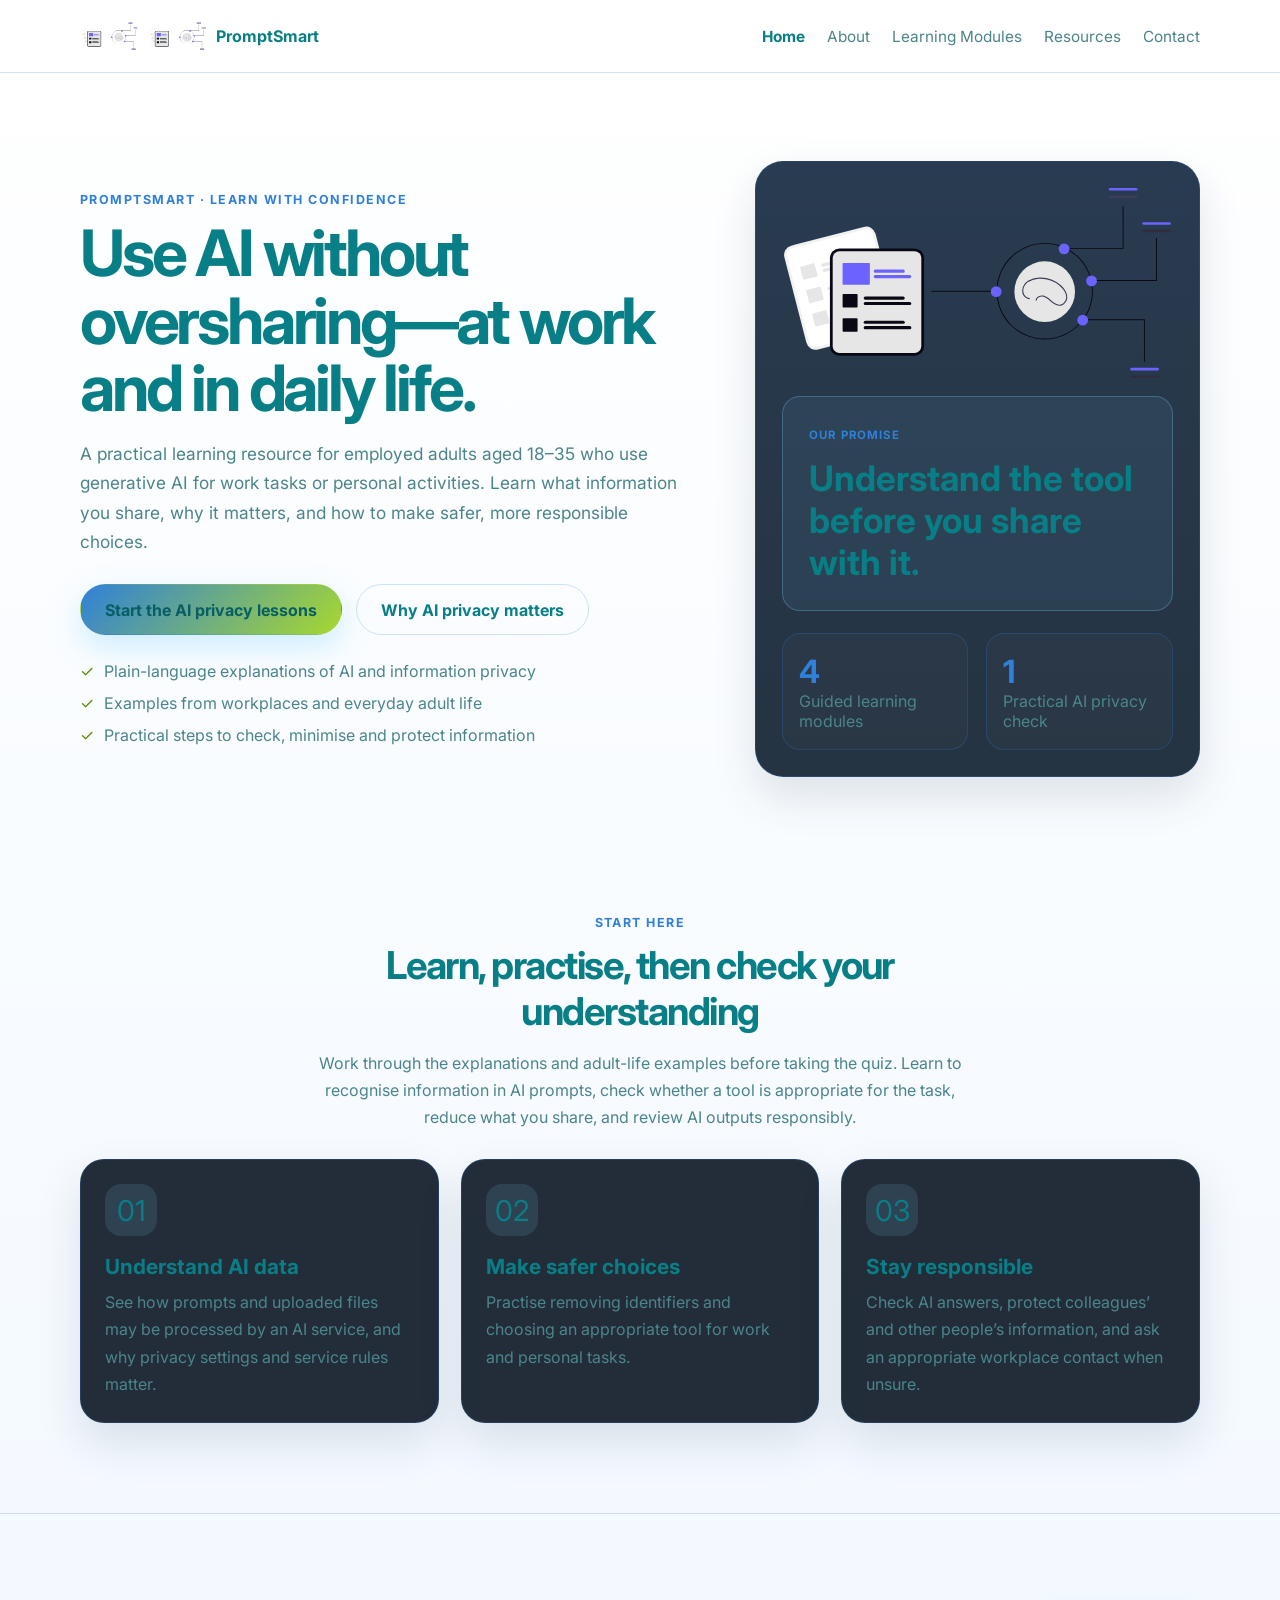
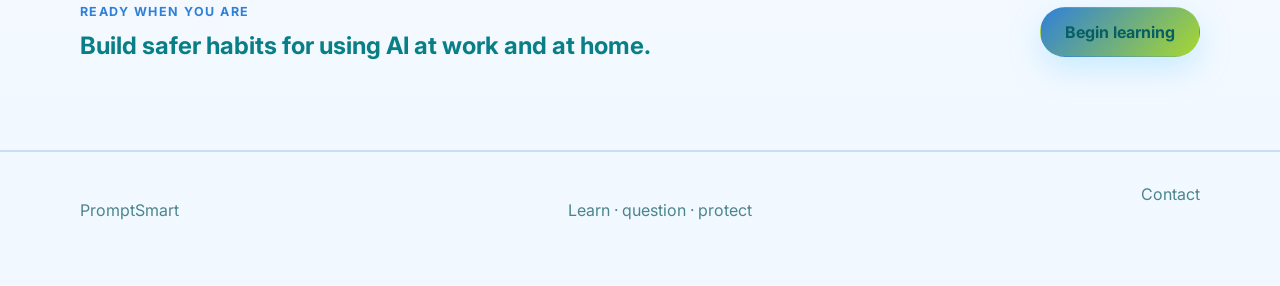
<file: Educational Artefact/index.html>
<!DOCTYPE html>
<html lang="en">
  <head>
    <meta charset="UTF-8" />
    <meta name="viewport" content="width=device-width, initial-scale=1.0" />
    <title>PromptSmart | AI Privacy at Work and in Daily Life</title>
    <meta name="description" content="Learn how adults can protect personal information while using generative AI at work and in daily life." />
    <meta name="referrer" content="strict-origin-when-cross-origin" />
    <link rel="preconnect" href="https://fonts.googleapis.com" />
    <link rel="preconnect" href="https://fonts.gstatic.com" crossorigin />
    <link href="https://fonts.googleapis.com/css2?family=Inter:wght@400;500;600;700;800&display=swap" rel="stylesheet" />
    <link rel="stylesheet" href="styles.css" />
  </head>
  <body>
    <a class="skip-link" href="#main-content">Skip to content</a>
    <header class="topbar"><div class="container nav"><a class="brand" href="index.html" aria-label="PromptSmart home"><img class="brand-logo-image" src="assets/Document%20analysis%20logo.svg" alt="A person using a laptop with an AI assistant" /><span>PromptSmart</span></a><nav class="nav-links" aria-label="Main navigation"><a class="active" href="index.html">Home</a><a href="about.html">About</a><a href="modules.html">Learning Modules</a><a href="resources.html">Resources</a><a href="contact.html">Contact</a></nav></div></header>
    <main id="main-content">
      <section class="hero"><div class="container hero-grid"><div class="hero-copy"><p class="eyebrow">PromptSmart · Learn with confidence</p><h1>Use AI without oversharing—at work and in daily life.</h1><p class="subtitle">A practical learning resource for employed adults aged 18–35 who use generative AI for work tasks or personal activities. Learn what information you share, why it matters, and how to make safer, more responsible choices.</p><div class="hero-actions"><a class="button primary" href="modules.html">Start the AI privacy lessons</a><a class="button secondary" href="about.html">Why AI privacy matters</a></div><ul class="hero-points"><li>Plain-language explanations of AI and information privacy</li><li>Examples from workplaces and everyday adult life</li><li>Practical steps to check, minimise and protect information</li></ul></div><div class="hero-panel" aria-label="PromptSmart overview"><img class="hero-illustration" src="assets/Document%20analysis%20logo.svg" alt="A person entering information into a laptop while an AI assistant analyses a document" /><div class="mini-card"><span class="label">Our promise</span><h2>Understand the tool before you share with it.</h2></div><div class="stats"><div><strong>4</strong><span>Guided learning modules</span></div><div><strong>1</strong><span>Practical AI privacy check</span></div></div></div></div></section>
      <section class="section"><div class="container"><div class="section-heading narrow"><p class="eyebrow">Start here</p><h2>Learn, practise, then check your understanding</h2><p class="section-intro">Work through the explanations and adult-life examples before taking the quiz. Learn to recognise information in AI prompts, check whether a tool is appropriate for the task, reduce what you share, and review AI outputs responsibly.</p></div><div class="card-grid"><article class="info-card"><span class="icon">01</span><h3>Understand AI data</h3><p>See how prompts and uploaded files may be processed by an AI service, and why privacy settings and service rules matter.</p></article><article class="info-card"><span class="icon">02</span><h3>Make safer choices</h3><p>Practise removing identifiers and choosing an appropriate tool for work and personal tasks.</p></article><article class="info-card"><span class="icon">03</span><h3>Stay responsible</h3><p>Check AI answers, protect colleagues’ and other people’s information, and ask an appropriate workplace contact when unsure.</p></article></div></div></section>
      <section class="section alt-section"><div class="container cta-banner"><div><p class="eyebrow">Ready when you are</p><h2>Build safer habits for using AI at work and at home.</h2></div><a class="button primary" href="modules.html">Begin learning</a></div></section>
    </main>
    <footer class="footer"><div class="container footer-inner"><p>PromptSmart</p><p>Learn · question · protect</p><a href="contact.html">Contact</a></div></footer>
  </body>
</html>
</file>
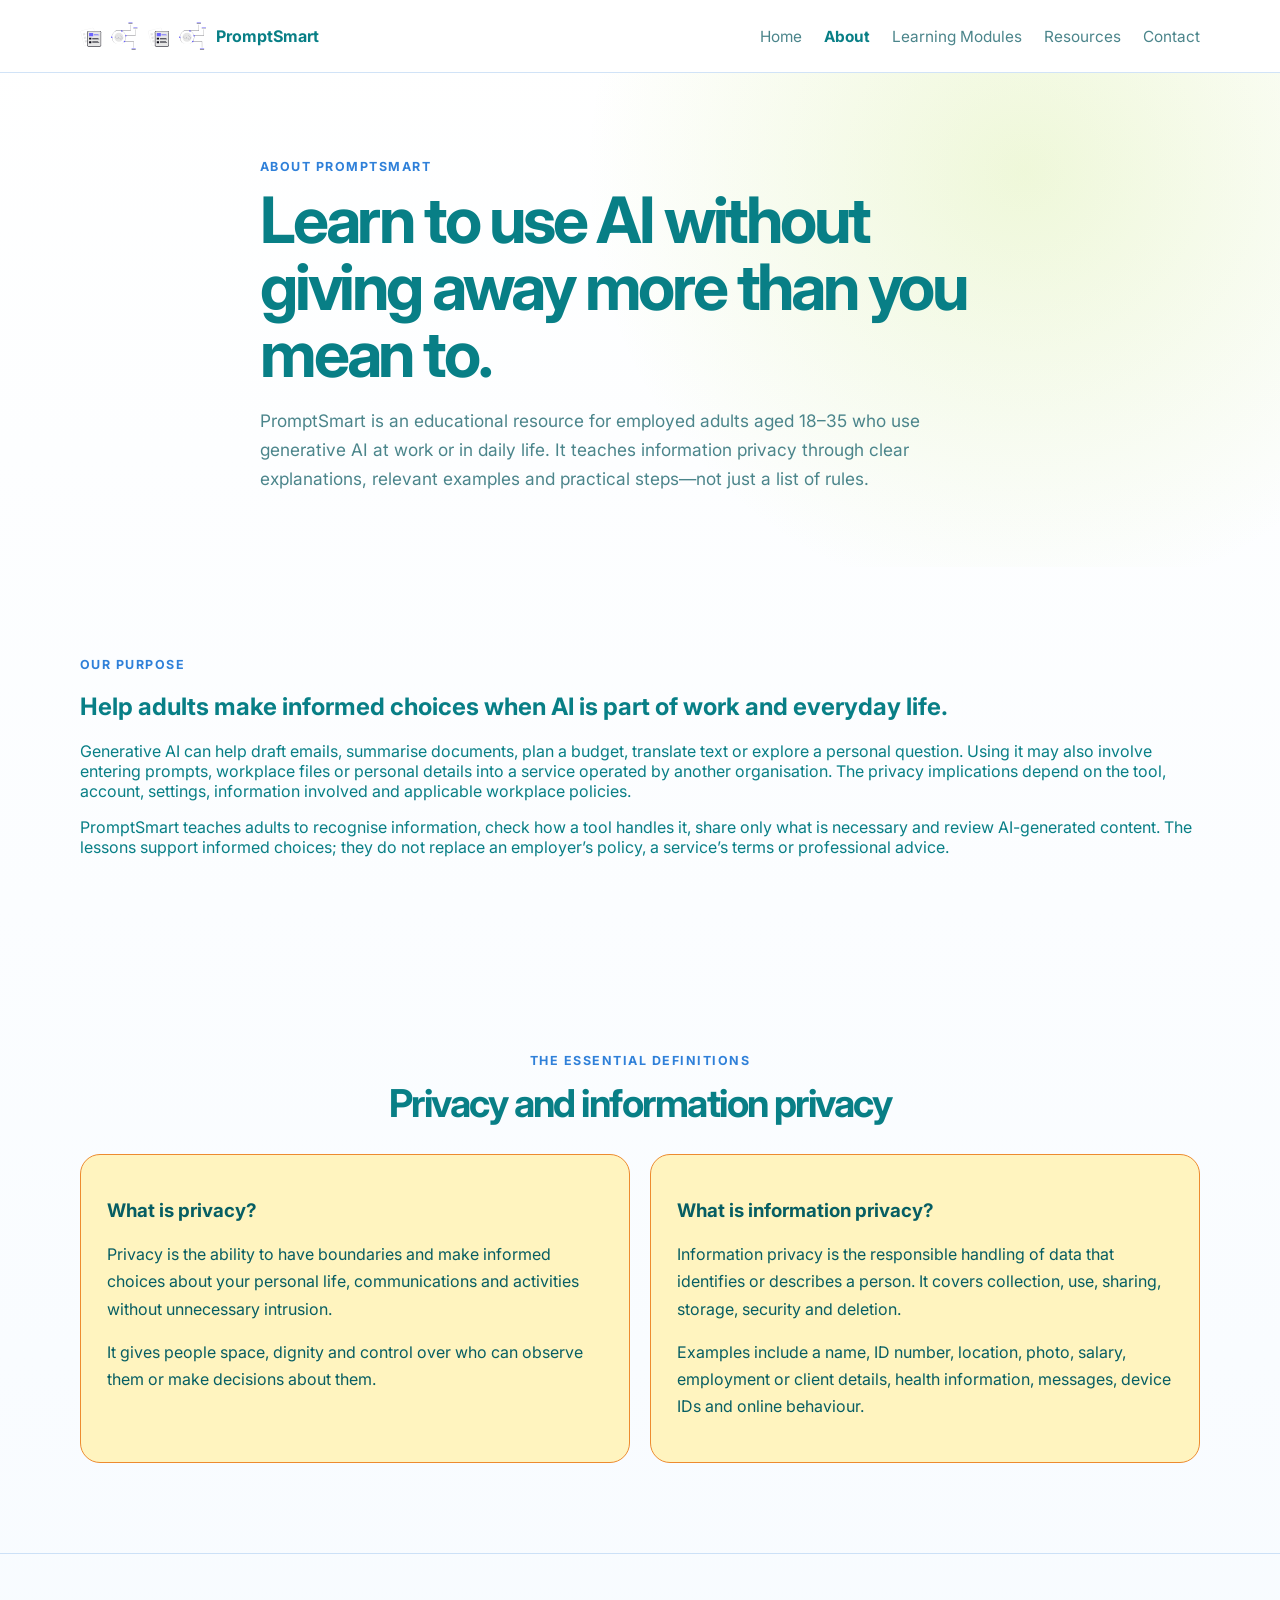
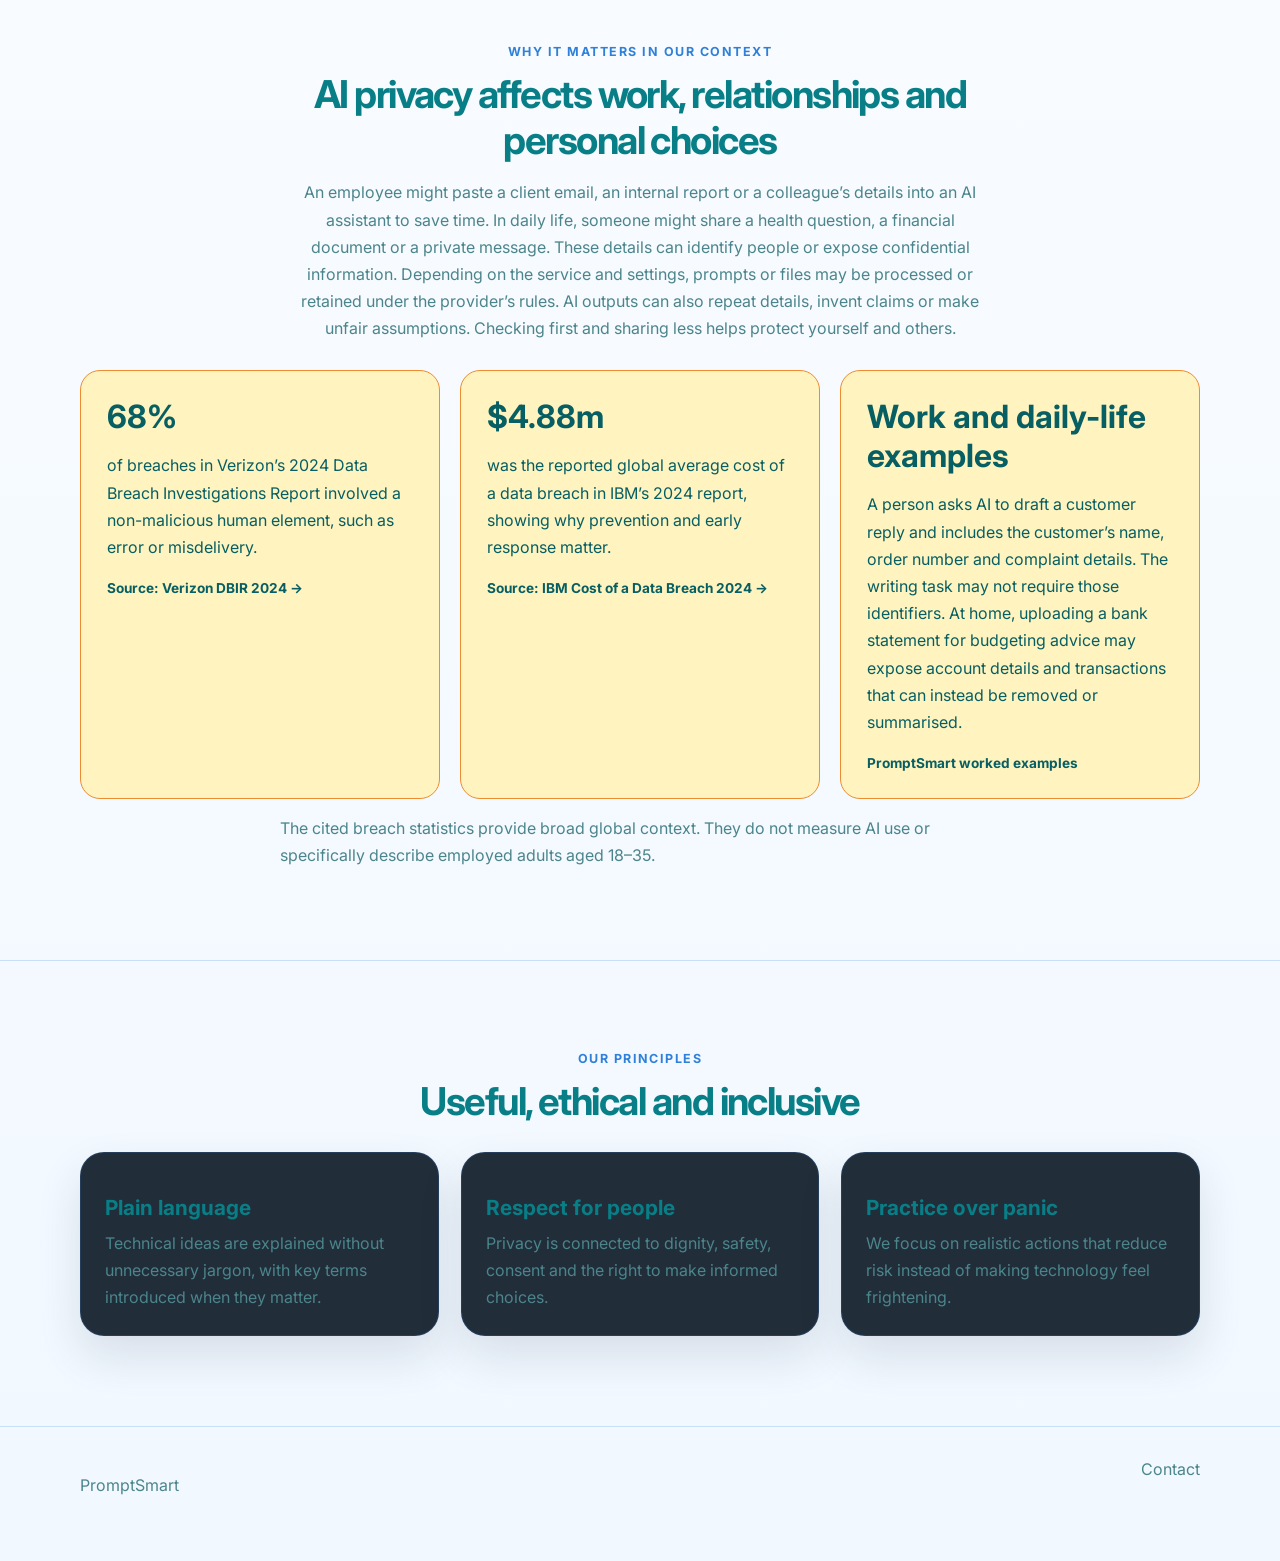
<file: Educational Artefact/about.html>
<!DOCTYPE html>
<html lang="en">
  <head>
    <meta charset="UTF-8" /><meta name="viewport" content="width=device-width, initial-scale=1.0" />
    <title>About | PromptSmart</title><meta name="description" content="Learn why information privacy matters when employed adults use generative AI at work and in daily life." />
    <link rel="preconnect" href="https://fonts.googleapis.com" /><link rel="preconnect" href="https://fonts.gstatic.com" crossorigin /><link href="https://fonts.googleapis.com/css2?family=Inter:wght@400;500;600;700;800&display=swap" rel="stylesheet" /><link rel="stylesheet" href="styles.css" />
  </head>
  <body><a class="skip-link" href="#main-content">Skip to content</a><header class="topbar"><div class="container nav"><a class="brand" href="index.html" aria-label="PromptSmart home"><img class="brand-logo-image" src="assets/Document%20analysis%20logo.svg" alt="A person using a laptop with an AI assistant" /><span>PromptSmart</span></a><nav class="nav-links" aria-label="Main navigation"><a href="index.html">Home</a><a class="active" href="about.html">About</a><a href="modules.html">Learning Modules</a><a href="resources.html">Resources</a><a href="contact.html">Contact</a></nav></div></header>
  <main id="main-content">
    <section class="page-hero"><div class="container narrow-copy"><p class="eyebrow">About PromptSmart</p><h1>Learn to use AI without giving away more than you mean to.</h1><p class="subtitle">PromptSmart is an educational resource for employed adults aged 18–35 who use generative AI at work or in daily life. It teaches information privacy through clear explanations, relevant examples and practical steps—not just a list of rules.</p></div></section>
    <section class="section"><div class="container split-content"><div><p class="eyebrow">Our purpose</p><h2>Help adults make informed choices when AI is part of work and everyday life.</h2></div><div><p>Generative AI can help draft emails, summarise documents, plan a budget, translate text or explore a personal question. Using it may also involve entering prompts, workplace files or personal details into a service operated by another organisation. The privacy implications depend on the tool, account, settings, information involved and applicable workplace policies.</p><p>PromptSmart teaches adults to recognise information, check how a tool handles it, share only what is necessary and review AI-generated content. The lessons support informed choices; they do not replace an employer’s policy, a service’s terms or professional advice.</p></div></div></section>
    <section class="section"><div class="container"><div class="section-heading narrow"><p class="eyebrow">The essential definitions</p><h2>Privacy and information privacy</h2></div><div class="definition-grid"><article class="definition-card"><h3>What is privacy?</h3><p>Privacy is the ability to have boundaries and make informed choices about your personal life, communications and activities without unnecessary intrusion.</p><p>It gives people space, dignity and control over who can observe them or make decisions about them.</p></article><article class="definition-card"><h3>What is information privacy?</h3><p>Information privacy is the responsible handling of data that identifies or describes a person. It covers collection, use, sharing, storage, security and deletion.</p><p>Examples include a name, ID number, location, photo, salary, employment or client details, health information, messages, device IDs and online behaviour.</p></article></div></div></section>
    <section class="section alt-section"><div class="container"><div class="section-heading narrow"><p class="eyebrow">Why it matters in our context</p><h2>AI privacy affects work, relationships and personal choices</h2><p class="section-intro">An employee might paste a client email, an internal report or a colleague’s details into an AI assistant to save time. In daily life, someone might share a health question, a financial document or a private message. These details can identify people or expose confidential information. Depending on the service and settings, prompts or files may be processed or retained under the provider’s rules. AI outputs can also repeat details, invent claims or make unfair assumptions. Checking first and sharing less helps protect yourself and others.</p></div><div class="evidence-grid"><article class="evidence-card"><strong>68%</strong><p>of breaches in Verizon’s 2024 Data Breach Investigations Report involved a non-malicious human element, such as error or misdelivery.</p><a href="https://www.verizon.com/business/resources/reports/dbir/" target="_blank" rel="noopener noreferrer">Source: Verizon DBIR 2024 →</a></article><article class="evidence-card"><strong>$4.88m</strong><p>was the reported global average cost of a data breach in IBM’s 2024 report, showing why prevention and early response matter.</p><a href="https://www.ibm.com/reports/data-breach" target="_blank" rel="noopener noreferrer">Source: IBM Cost of a Data Breach 2024 →</a></article><article class="evidence-card"><strong>Work and daily-life examples</strong><p>A person asks AI to draft a customer reply and includes the customer’s name, order number and complaint details. The writing task may not require those identifiers. At home, uploading a bank statement for budgeting advice may expose account details and transactions that can instead be removed or summarised.</p><span>PromptSmart worked examples</span></article></div><p class="section-intro">The cited breach statistics provide broad global context. They do not measure AI use or specifically describe employed adults aged 18–35.</p></div></section>
    <section class="section"><div class="container"><div class="section-heading narrow"><p class="eyebrow">Our principles</p><h2>Useful, ethical and inclusive</h2></div><div class="card-grid"><article class="info-card"><h3>Plain language</h3><p>Technical ideas are explained without unnecessary jargon, with key terms introduced when they matter.</p></article><article class="info-card"><h3>Respect for people</h3><p>Privacy is connected to dignity, safety, consent and the right to make informed choices.</p></article><article class="info-card"><h3>Practice over panic</h3><p>We focus on realistic actions that reduce risk instead of making technology feel frightening.</p></article></div></div></section>
  </main>
  <footer class="footer"><div class="container footer-inner"><p>PromptSmart</p><a href="contact.html">Contact</a></div></footer>
  </body>
</html>
</file>
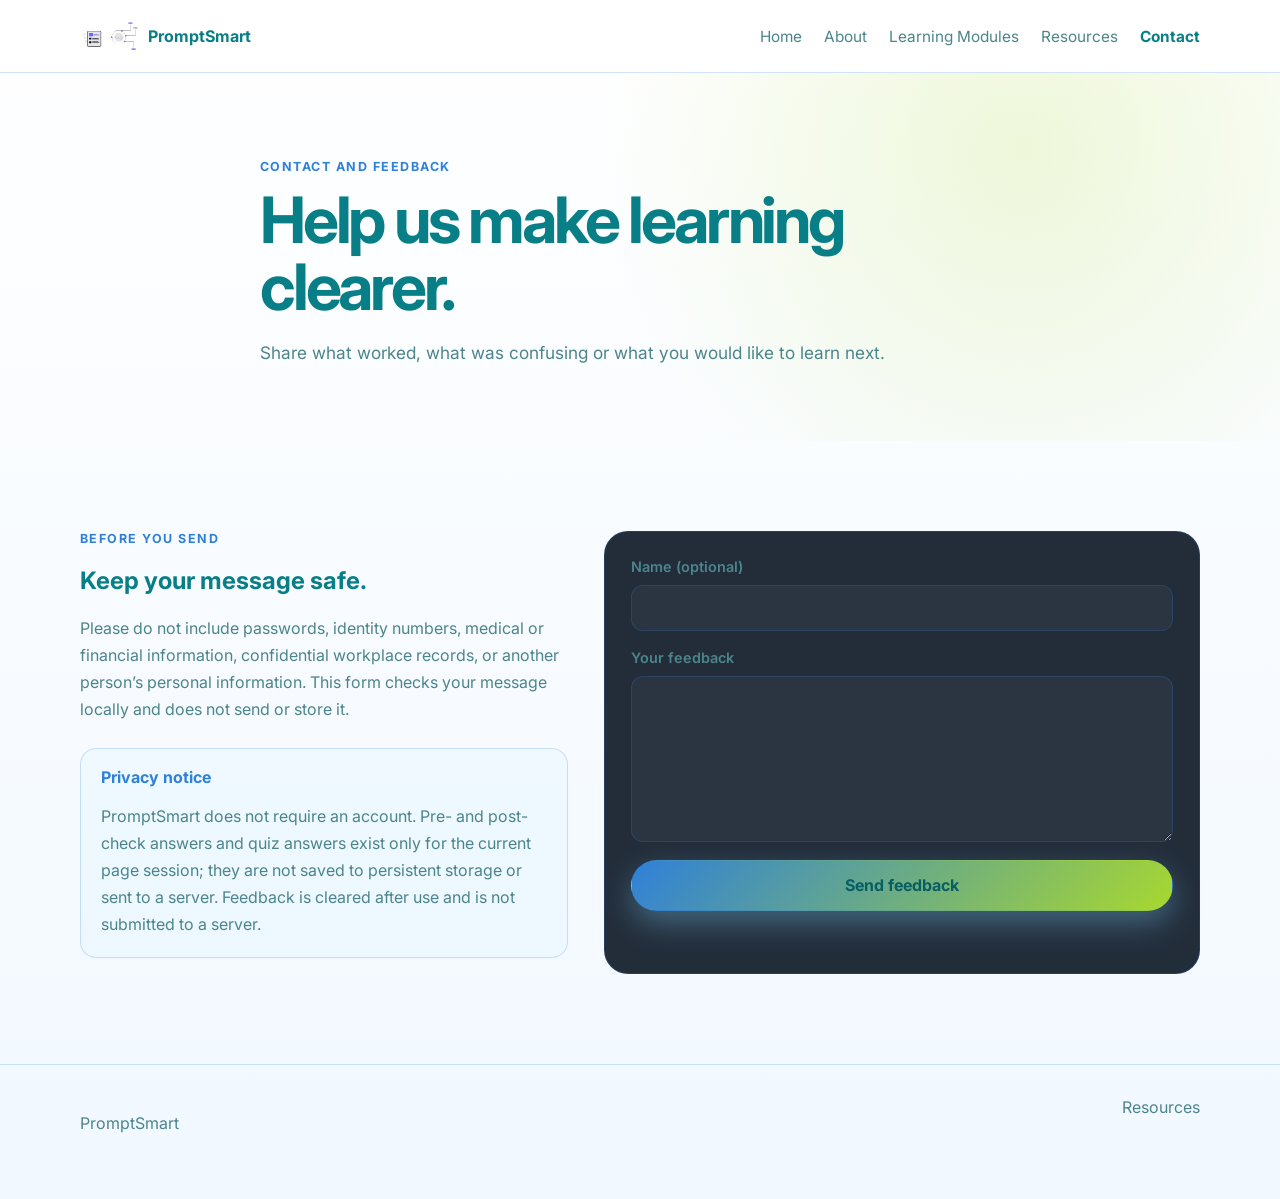
<file: Educational Artefact/contact.html>
<!DOCTYPE html>
<html lang="en">
  <head><meta charset="UTF-8" /><meta name="viewport" content="width=device-width, initial-scale=1.0" /><title>Contact | PromptSmart</title><meta name="description" content="Send feedback about the PromptSmart information privacy learning experience." /><link rel="preconnect" href="https://fonts.googleapis.com" /><link rel="preconnect" href="https://fonts.gstatic.com" crossorigin /><link href="https://fonts.googleapis.com/css2?family=Inter:wght@400;500;600;700;800&display=swap" rel="stylesheet" /><link rel="stylesheet" href="styles.css" /></head>
  <body><a class="skip-link" href="#main-content">Skip to content</a><header class="topbar"><div class="container nav"><a class="brand" href="index.html" aria-label="PromptSmart home"><svg class="brand-logo" viewBox="0 0 128 64" role="img" aria-label="Oversharing AI logo"><rect class="logo-laptop" x="4" y="35" width="52" height="20" rx="3"/><path class="logo-screen" d="M10 38h40v13H10z"/><circle class="logo-person" cx="25" cy="22" r="8"/><path class="logo-person" d="M13 35c1-7 23-7 25 0"/><path class="logo-chatbot" d="M78 20h40a6 6 0 0 1 6 6v18a6 6 0 0 1-6 6H99l-8 7v-7h-13a6 6 0 0 1-6-6V26a6 6 0 0 1 6-6z"/><circle class="logo-eye" cx="91" cy="35" r="2"/><circle class="logo-eye" cx="105" cy="35" r="2"/><path class="logo-smile" d="M90 41c5 5 10 5 15 0"/><path class="logo-bubble" d="M62 3h58a5 5 0 0 1 5 5v7a5 5 0 0 1-5 5H77l-8 5 2-5h-9a5 5 0 0 1-5-5V8a5 5 0 0 1 5-5z"/><text class="logo-bubble-text" x="91" y="14">tell me more</text></svg><span>PromptSmart</span></a><nav class="nav-links" aria-label="Main navigation"><a href="index.html">Home</a><a href="about.html">About</a><a href="modules.html">Learning Modules</a><a href="resources.html">Resources</a><a class="active" href="contact.html">Contact</a></nav></div></header>
  <main id="main-content"><section class="page-hero"><div class="container narrow-copy"><p class="eyebrow">Contact and feedback</p><h1>Help us make learning clearer.</h1><p class="subtitle">Share what worked, what was confusing or what you would like to learn next.</p></div></section><section class="section"><div class="container contact-grid"><div><p class="eyebrow">Before you send</p><h2>Keep your message safe.</h2><p class="section-intro left-copy">Please do not include passwords, identity numbers, medical or financial information, confidential workplace records, or another person’s personal information. This form checks your message locally and does not send or store it.</p><div class="privacy-notice-inline"><strong>Privacy notice</strong><p>PromptSmart does not require an account. Pre- and post-check answers and quiz answers exist only for the current page session; they are not saved to persistent storage or sent to a server. Feedback is cleared after use and is not submitted to a server.</p></div></div><form id="feedback-form" class="feedback-form"><label for="feedback-name">Name (optional)</label><input id="feedback-name" name="name" type="text" autocomplete="name" /><label for="feedback-message">Your feedback</label><textarea id="feedback-message" name="message" rows="7" required></textarea><button class="button primary" type="submit">Send feedback</button><p id="form-status" class="form-status" role="status"></p></form></div></section></main><footer class="footer"><div class="container footer-inner"><p>PromptSmart</p><a href="resources.html">Resources</a></div></footer><script src="script.js" defer></script></body>
</html>
</file>
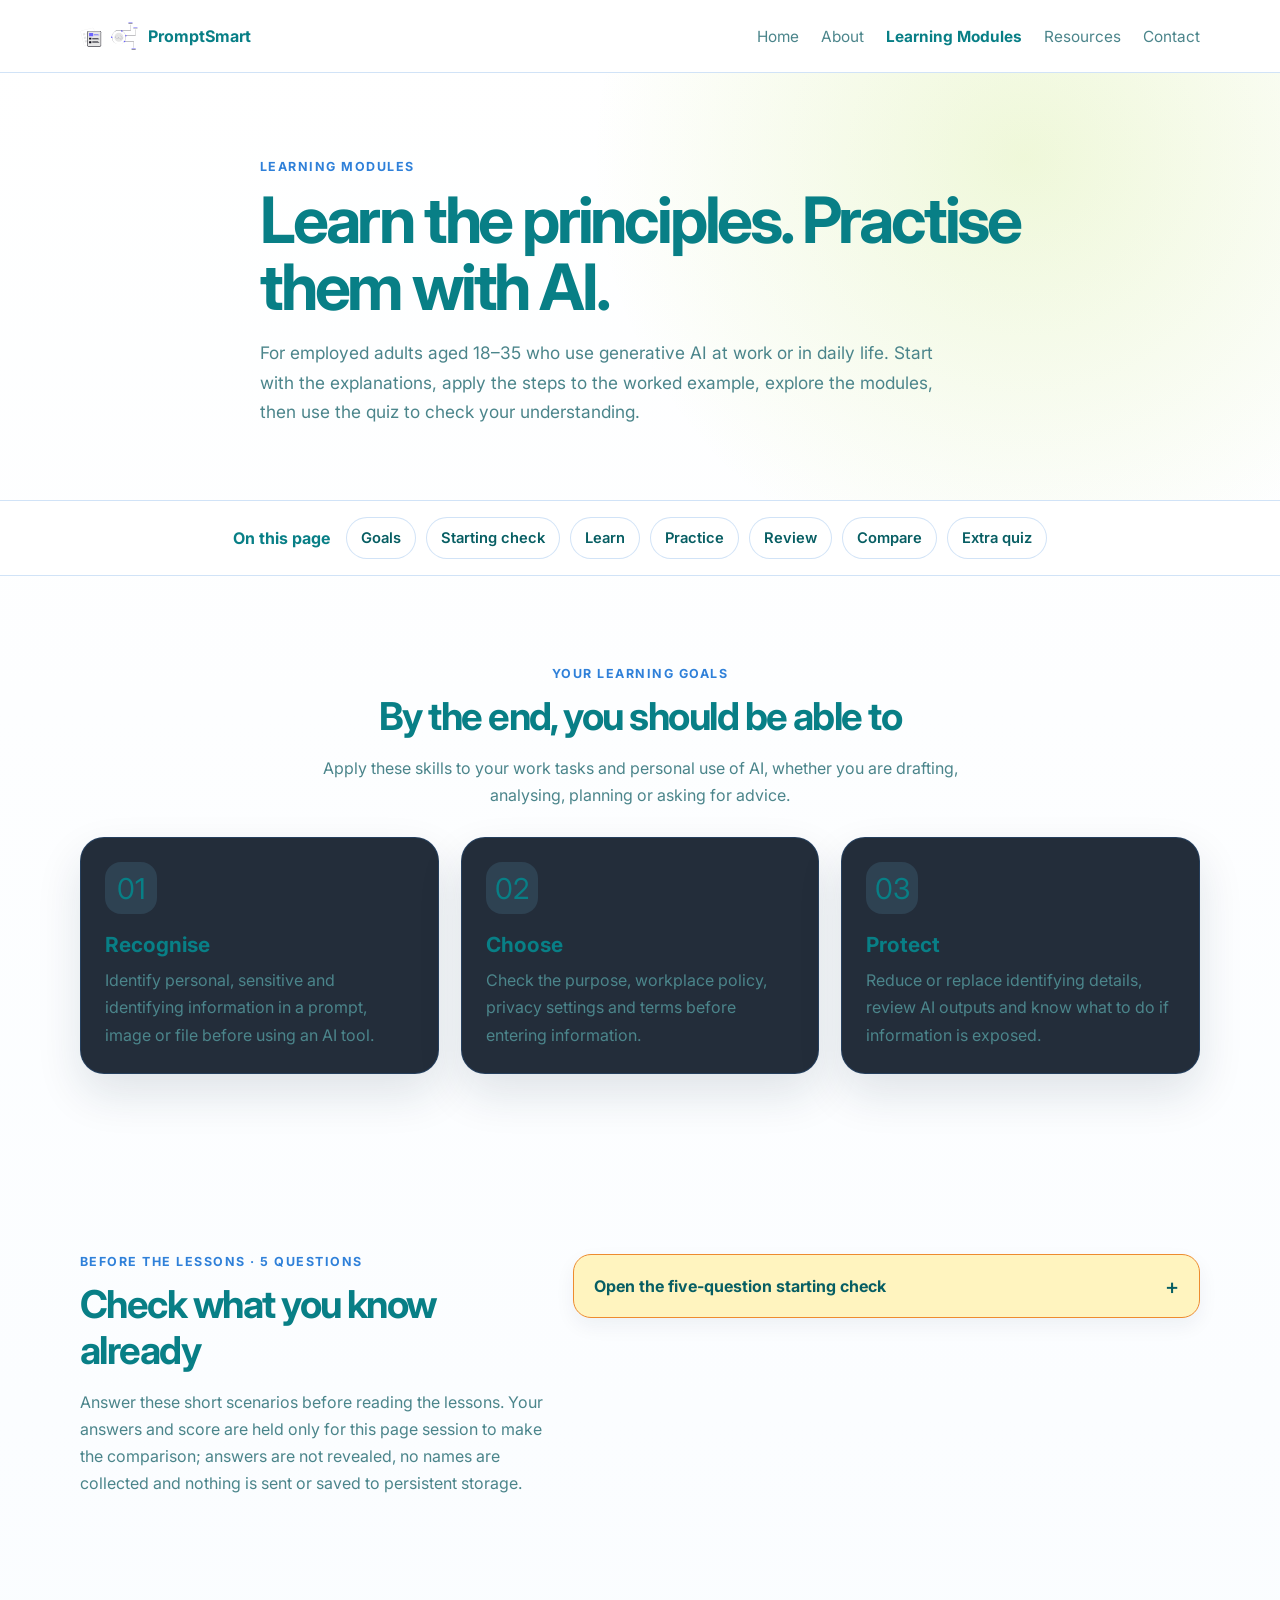
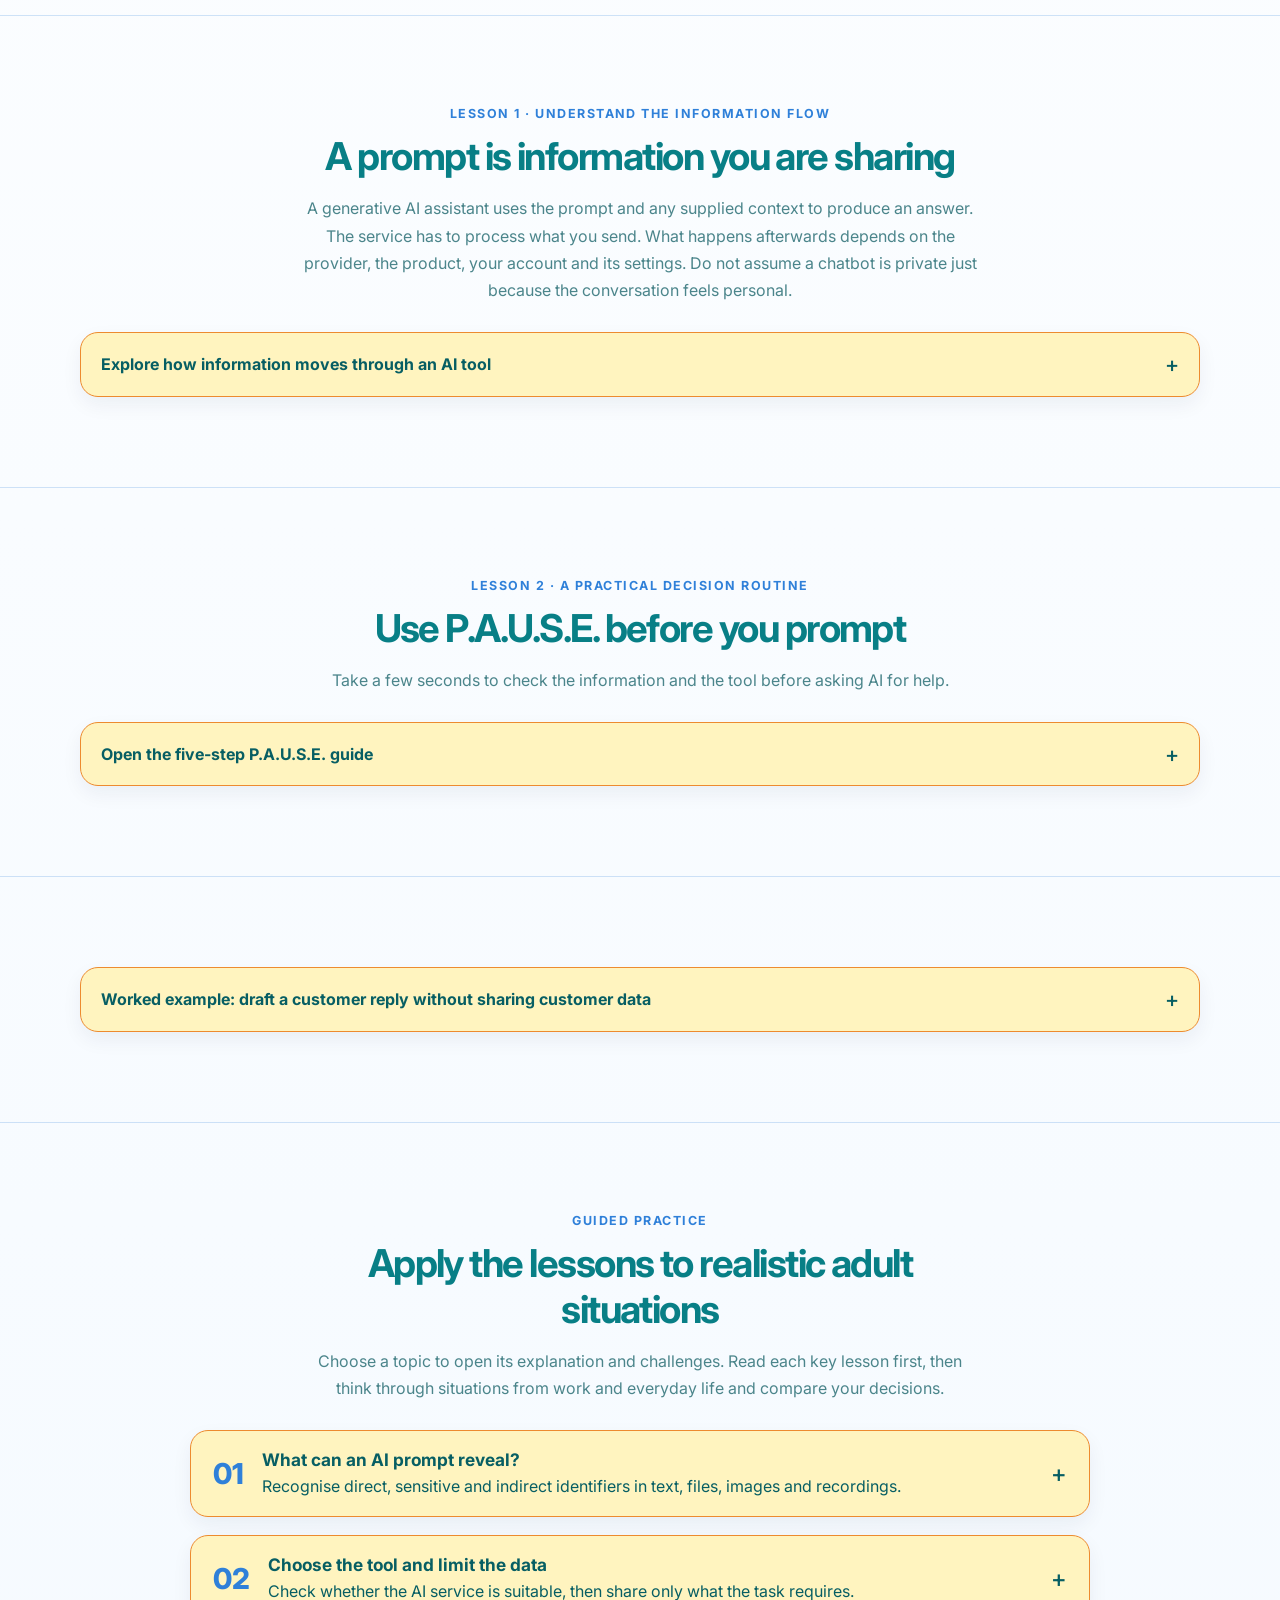
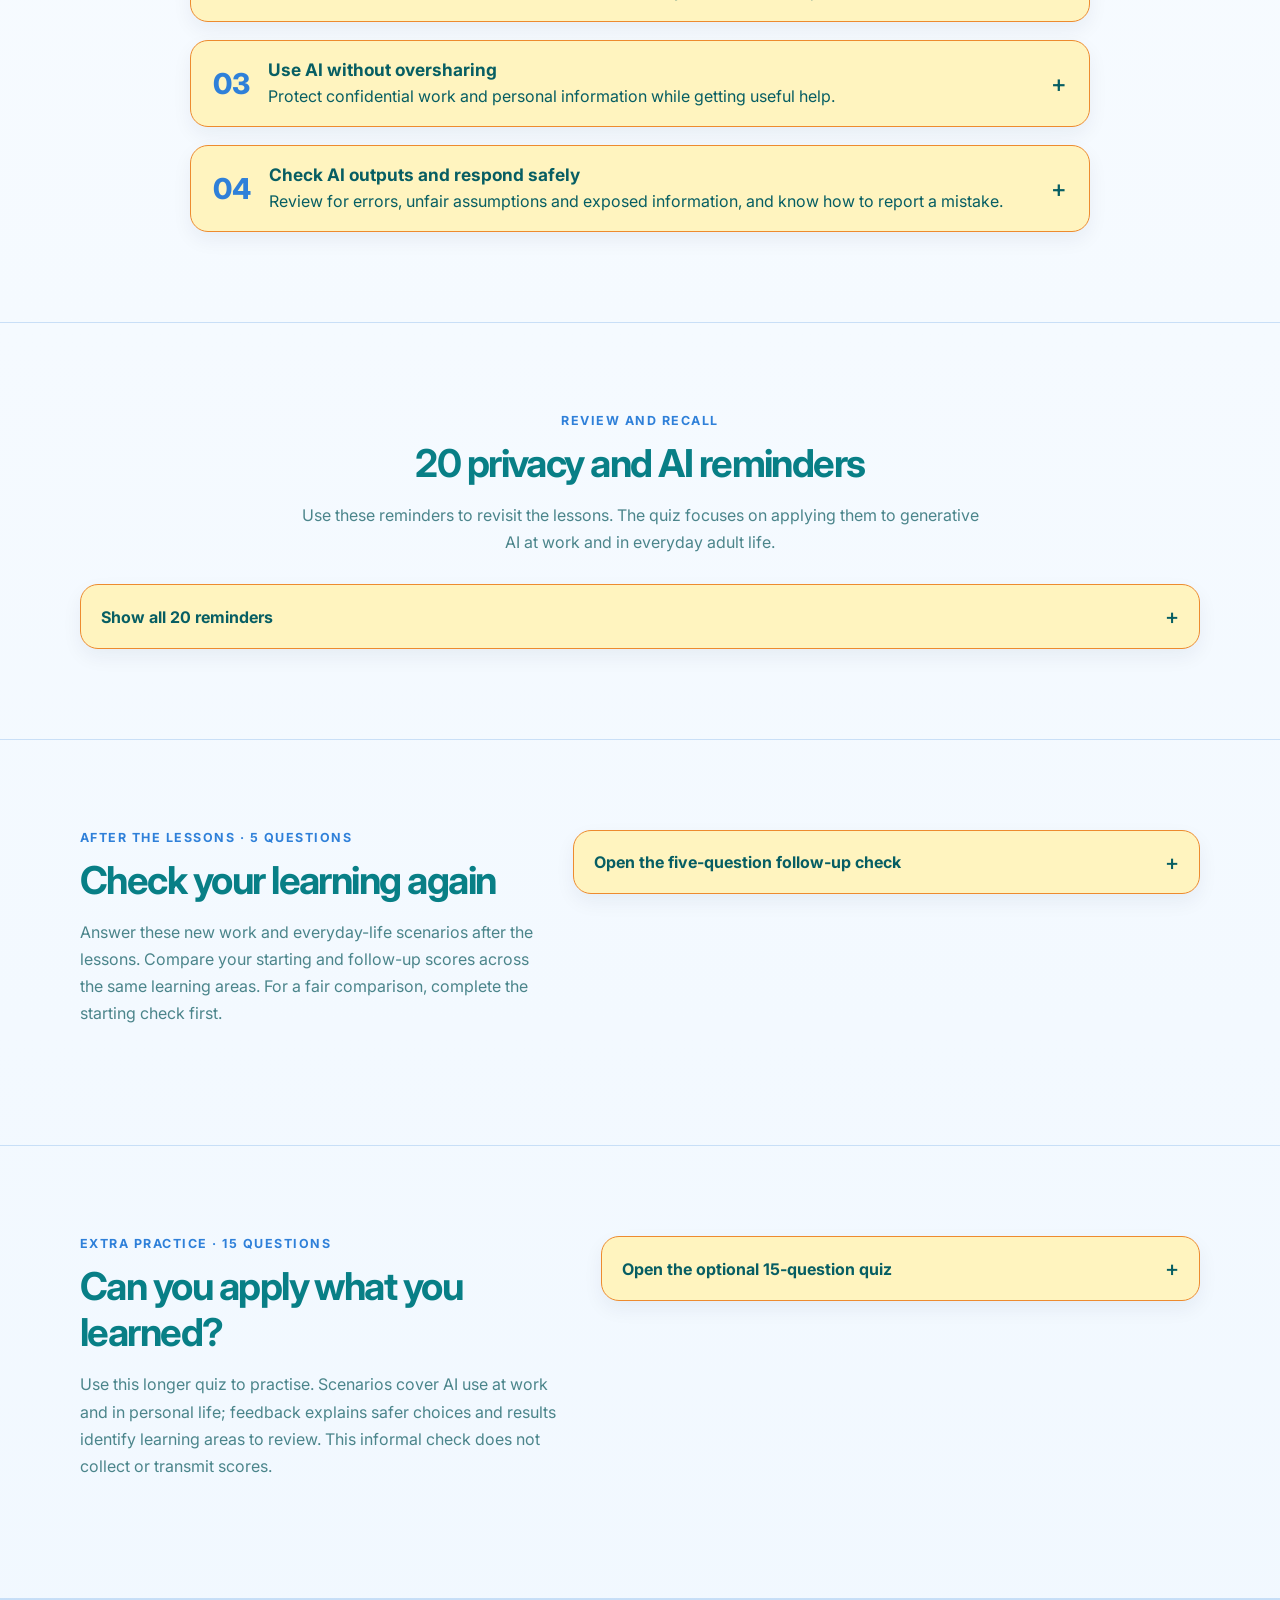
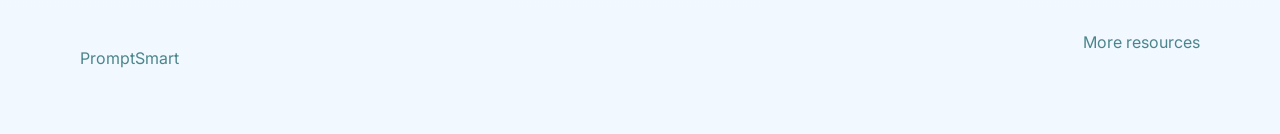
<file: Educational Artefact/modules.html>
<!DOCTYPE html>
<html lang="en">
  <head>
    <meta charset="UTF-8" />
    <meta name="viewport" content="width=device-width, initial-scale=1.0" />
    <title>Learning Modules | PromptSmart</title>
    <meta name="description" content="Practical lessons for employed adults aged 18–35 who use generative AI at work or in daily life." />
    <link rel="preconnect" href="https://fonts.googleapis.com" />
    <link rel="preconnect" href="https://fonts.gstatic.com" crossorigin />
    <link href="https://fonts.googleapis.com/css2?family=Inter:wght@400;500;600;700;800&display=swap" rel="stylesheet" />
    <link rel="stylesheet" href="styles.css" />
  </head>
  <body>
    <a class="skip-link" href="#main-content">Skip to content</a>
    <header class="topbar"><div class="container nav"><a class="brand" href="index.html" aria-label="PromptSmart home"><svg class="brand-logo" viewBox="0 0 128 64" role="img" aria-label="Oversharing AI logo"><rect class="logo-laptop" x="4" y="35" width="52" height="20" rx="3"/><path class="logo-screen" d="M10 38h40v13H10z"/><circle class="logo-person" cx="25" cy="22" r="8"/><path class="logo-person" d="M13 35c1-7 23-7 25 0"/><path class="logo-chatbot" d="M78 20h40a6 6 0 0 1 6 6v18a6 6 0 0 1-6 6H99l-8 7v-7h-13a6 6 0 0 1-6-6V26a6 6 0 0 1 6-6z"/><circle class="logo-eye" cx="91" cy="35" r="2"/><circle class="logo-eye" cx="105" cy="35" r="2"/><path class="logo-smile" d="M90 41c5 5 10 5 15 0"/><path class="logo-bubble" d="M62 3h58a5 5 0 0 1 5 5v7a5 5 0 0 1-5 5H77l-8 5 2-5h-9a5 5 0 0 1-5-5V8a5 5 0 0 1 5-5z"/><text class="logo-bubble-text" x="91" y="14">tell me more</text></svg><span>PromptSmart</span></a><nav class="nav-links" aria-label="Main navigation"><a href="index.html">Home</a><a href="about.html">About</a><a class="active" href="modules.html">Learning Modules</a><a href="resources.html">Resources</a><a href="contact.html">Contact</a></nav></div></header>
    <main id="main-content">
      <section class="page-hero"><div class="container narrow-copy"><p class="eyebrow">Learning modules</p><h1>Learn the principles. Practise them with AI.</h1><p class="subtitle">For employed adults aged 18–35 who use generative AI at work or in daily life. Start with the explanations, apply the steps to the worked example, explore the modules, then use the quiz to check your understanding.</p></div></section>
      <nav class="learning-jump" aria-label="On this page">
        <div class="container learning-jump-inner"><strong>On this page</strong><a href="#goals">Goals</a><a href="#starting-check">Starting check</a><a href="#ai-basics">Learn</a><a href="#guided-practice">Practice</a><a href="#review-reminders">Review</a><a href="#follow-up-check">Compare</a><a href="#quiz">Extra quiz</a></div>
      </nav>
      <section id="goals" class="section"><div class="container"><div class="section-heading narrow"><p class="eyebrow">Your learning goals</p><h2>By the end, you should be able to</h2><p class="section-intro">Apply these skills to your work tasks and personal use of AI, whether you are drafting, analysing, planning or asking for advice.</p></div><div class="card-grid"><article class="info-card"><span class="icon">01</span><h3>Recognise</h3><p>Identify personal, sensitive and identifying information in a prompt, image or file before using an AI tool.</p></article><article class="info-card"><span class="icon">02</span><h3>Choose</h3><p>Check the purpose, workplace policy, privacy settings and terms before entering information.</p></article><article class="info-card"><span class="icon">03</span><h3>Protect</h3><p>Reduce or replace identifying details, review AI outputs and know what to do if information is exposed.</p></article></div></div></section>
      <section id="starting-check" class="section"><div class="container assessment-layout"><div class="section-heading left-align"><p class="eyebrow">Before the lessons · 5 questions</p><h2>Check what you know already</h2><p class="section-intro">Answer these short scenarios before reading the lessons. Your answers and score are held only for this page session to make the comparison; answers are not revealed, no names are collected and nothing is sent or saved to persistent storage.</p></div><details class="content-accordion"><summary>Open the five-question starting check</summary><form id="pre-assessment" class="assessment-card"><div id="pre-assessment-items"></div><button class="button primary" type="submit">Record starting score</button><p id="pre-assessment-status" class="form-status" role="status"></p></form></details></div></section>
      <section id="ai-basics" class="section alt-section"><div class="container"><div class="section-heading narrow"><p class="eyebrow">Lesson 1 · Understand the information flow</p><h2>A prompt is information you are sharing</h2><p class="section-intro">A generative AI assistant uses the prompt and any supplied context to produce an answer. The service has to process what you send. What happens afterwards depends on the provider, the product, your account and its settings. Do not assume a chatbot is private just because the conversation feels personal.</p></div><details class="content-accordion"><summary>Explore how information moves through an AI tool</summary><div class="card-grid"><article class="info-card"><h3>1. You enter information</h3><p>A prompt can contain names, client or colleague details, a work document, a photo, a voice recording or personal information. Uploaded material may reveal more than you intended.</p></article><article class="info-card"><h3>2. The service processes it</h3><p>The provider’s terms and settings govern handling. Prompts may be logged or retained for service, safety or improvement purposes; check the tool’s current privacy information rather than guessing.</p></article><article class="info-card"><h3>3. AI creates an output</h3><p>An answer can be inaccurate, biased or unexpectedly repeat details from your prompt. Treat generated text as something to review—not as proof that the information is safe or correct.</p></article></div><div class="privacy-notice-inline"><strong>Important:</strong><p>PromptSmart does not know the privacy settings of every AI product. If you cannot confirm that a tool is permitted and appropriate for the information, do not enter personal, sensitive or confidential details. Check your employer’s AI or data policy, or ask your manager, IT team or privacy contact.</p></div></details></div></section>
      <section class="section"><div class="container"><div class="section-heading narrow"><p class="eyebrow">Lesson 2 · A practical decision routine</p><h2>Use P.A.U.S.E. before you prompt</h2><p class="section-intro">Take a few seconds to check the information and the tool before asking AI for help.</p></div><details class="content-accordion"><summary>Open the five-step P.A.U.S.E. guide</summary><div class="card-grid"><article class="info-card"><span class="icon">P</span><h3>Personal?</h3><p>Does the text, file or image identify you or someone else? Look for names, faces, account numbers, contact details, location, financial information and sensitive life details.</p></article><article class="info-card"><span class="icon">A</span><h3>Approved?</h3><p>Is this specific AI tool allowed by your employer for this task? Check workplace policies and the provider’s privacy settings and terms. For personal use, decide whether the service is suitable for the information.</p></article><article class="info-card"><span class="icon">U</span><h3>Useful and necessary?</h3><p>Does the AI need this detail to help? Remove anything that is not needed; use a fictional example or a neutral placeholder instead.</p></article><article class="info-card"><span class="icon">S</span><h3>Safe to share?</h3><p>If you are unsure whether the tool can handle the information appropriately, stop and check with your manager, IT team or privacy contact. Never submit passwords, access codes or another person’s private records.</p></article><article class="info-card"><span class="icon">E</span><h3>Examine the output</h3><p>Check facts, fairness and privacy before using or sharing the answer. Keep a person responsible for important decisions.</p></article></div></details></div></section>
      <section id="worked-example" class="section alt-section"><div class="container"><details class="content-accordion"><summary>Worked example: draft a customer reply without sharing customer data</summary><div class="split-content"><div><p class="eyebrow">Workplace example</p><h2>Get writing help without exposing a customer record</h2></div><div><p><strong>Risky prompt:</strong> “Write a reply to this customer,” followed by the customer’s full name, account number, contact details and complete complaint history.</p><p><strong>Safer prompt:</strong> “Draft a professional, empathetic reply acknowledging a delayed delivery and explaining that I will check the status. Do not invent a resolution.”</p><p>The safer version describes the writing task without sharing customer identifiers or confidential history. Use a work-approved AI service for work tasks, provide only the necessary context, and check the draft for accuracy and policy compliance before sending. For personal tasks, apply the same minimisation principle to your own and other people’s details.</p></div></div></details></div></section>
      <section id="guided-practice" class="section"><div class="container"><div class="section-heading narrow"><p class="eyebrow">Guided practice</p><h2>Apply the lessons to realistic adult situations</h2><p class="section-intro">Choose a topic to open its explanation and challenges. Read each key lesson first, then think through situations from work and everyday life and compare your decisions.</p></div><div class="module-list">
        <details class="module-accordion"><summary><span class="module-number">01</span><span class="module-summary-text"><strong>What can an AI prompt reveal?</strong><span>Recognise direct, sensitive and indirect identifiers in text, files, images and recordings.</span></span></summary><div class="module-accordion-content"><details><summary>Try the challenge</summary><ol class="challenge-list"><li>You ask AI to summarise a customer case that includes a name, account number and contact details. Which details are unnecessary for summarising?</li><li>A screenshot has no names but shows an employer logo, a unique role and a client issue. Could those clues identify people or the organisation?</li><li>A voice note includes a colleague discussing a personal family problem. Is a transcription request a reason to share it?</li><li>A document contains author names, comments and revision history. What should be checked before uploading it?</li><li>A prompt describes a person’s rare circumstances without using their name. Could colleagues or friends still recognise them?</li></ol><p><strong>Key lesson:</strong> Names are only one clue. Job roles, client context, voice, document details and combined facts can also reveal identity.</p></details></div></details>
        <details class="module-accordion"><summary><span class="module-number">02</span><span class="module-summary-text"><strong>Choose the tool and limit the data</strong><span>Check whether the AI service is suitable, then share only what the task requires.</span></span></summary><div class="module-accordion-content"><details><summary>Try the challenge</summary><ol class="challenge-list"><li>Your employer has not approved a new chatbot. What should you check or ask before using it for a work task?</li><li>A privacy setting says chats are not used to improve the model. Does that by itself explain all data handling?</li><li>AI is asked to suggest a weekly meal plan. Can general preferences answer the question without a real health record?</li><li>A prompt contains a colleague’s name and personal story, neither of which is needed. How can you reduce identifying details?</li><li>A service requests access to files or contacts for a simple text question. Is that access necessary for the task?</li></ol><p><strong>Key lesson:</strong> Check the tool, purpose, terms and workplace policy. Minimise what you share; one privacy setting is not a complete guarantee.</p></details></div></details>
        <details class="module-accordion"><summary><span class="module-number">03</span><span class="module-summary-text"><strong>Use AI without oversharing</strong><span>Protect confidential work and personal information while getting useful help.</span></span></summary><div class="module-accordion-content"><details><summary>Try the challenge</summary><ol class="challenge-list"><li>Replace client names, account numbers and exact dates with neutral labels before requesting a summary.</li><li>Do not paste passwords, authentication codes or private messages into a chatbot, even if the tool appears helpful.</li><li>Ask whether the AI service is approved by your employer before using confidential work information.</li><li>Use a fictional example to explore a personal finance question instead of uploading a real bank statement.</li><li>Write a prompt that asks for help drafting a customer reply without including the customer’s identity or full case history.</li></ol><p><strong>Key lesson:</strong> Minimise data, use an appropriate tool and keep human responsibility for the final decision.</p></details></div></details>
        <details class="module-accordion"><summary><span class="module-number">04</span><span class="module-summary-text"><strong>Check AI outputs and respond safely</strong><span>Review for errors, unfair assumptions and exposed information, and know how to report a mistake.</span></span></summary><div class="module-accordion-content"><details><summary>Try the challenge</summary><ol class="challenge-list"><li>An AI summary invents a product detail for a customer reply. How can you verify it before sending?</li><li>An AI tool labels a job applicant as unreliable from a short profile. Should that judgement guide a decision?</li><li>An answer repeats a colleague’s private detail from a prompt. What should you avoid doing with the output?</li><li>You pasted client information into a tool by mistake. Which service controls and responsible workplace contact can you use?</li><li>You receive an AI-generated answer that sounds certain but is not supported. Who is responsible for verifying it?</li></ol><p><strong>Key lesson:</strong> AI can be inaccurate, biased or reveal prompt details. Do not circulate exposed information; report incidents and keep a person accountable.</p></details></div></details>
      </div></div></section>
      <section id="review-reminders" class="section alt-section"><div class="container"><div class="section-heading narrow"><p class="eyebrow">Review and recall</p><h2>20 privacy and AI reminders</h2><p class="section-intro">Use these reminders to revisit the lessons. The quiz focuses on applying them to generative AI at work and in everyday adult life.</p></div><details class="content-accordion"><summary>Show all 20 reminders</summary><div class="awareness-grid">
        <article class="awareness-card"><span>01</span><h3>Personal data</h3><p>Names, contact details, account numbers and identifiers can identify a person.</p></article>
        <article class="awareness-card"><span>02</span><h3>Sensitive data</h3><p>Health, financial, biometric, employment and disciplinary details need extra care.</p></article>
        <article class="awareness-card"><span>03</span><h3>Digital traces</h3><p>Searches, clicks, device IDs and browsing patterns can reveal behaviour.</p></article>
        <article class="awareness-card"><span>04</span><h3>Context matters</h3><p>An employer logo, job title, location or distinctive case can identify someone without a name.</p></article>
        <article class="awareness-card"><span>05</span><h3>Metadata</h3><p>Photos and documents may contain hidden location, author or time details.</p></article>
        <article class="awareness-card"><span>06</span><h3>Purpose limitation</h3><p>Use information only for the clear purpose explained to the person.</p></article>
        <article class="awareness-card"><span>07</span><h3>Data minimisation</h3><p>Collect the smallest amount of information needed to achieve the goal.</p></article>
        <article class="awareness-card"><span>08</span><h3>Permission and expectations</h3><p>Respect people’s choices and applicable rules; do not assume you can share someone else’s information.</p></article>
        <article class="awareness-card"><span>09</span><h3>Audience control</h3><p>Choose named viewers or a limited audience instead of public-by-default sharing.</p></article>
        <article class="awareness-card"><span>10</span><h3>Retention</h3><p>Follow retention rules and delete personal or work information securely when no longer needed.</p></article>
        <article class="awareness-card"><span>11</span><h3>Strong passwords</h3><p>Use long, unique passwords rather than reusing one across accounts.</p></article>
        <article class="awareness-card"><span>12</span><h3>Multi-factor security</h3><p>A second sign-in factor can block access even if a password is stolen.</p></article>
        <article class="awareness-card"><span>13</span><h3>Phishing signals</h3><p>Urgency, unexpected links and password requests deserve independent checking.</p></article>
        <article class="awareness-card"><span>14</span><h3>App permissions</h3><p>Review whether an app really needs access to your camera, microphone or contacts.</p></article>
        <article class="awareness-card"><span>15</span><h3>Public networks</h3><p>Avoid sensitive transactions on untrusted Wi-Fi and use secure connections.</p></article>
        <article class="awareness-card"><span>16</span><h3>Appropriate AI tools</h3><p>Check workplace policy and service terms before using confidential information; assess personal tools carefully too.</p></article>
        <article class="awareness-card"><span>17</span><h3>AI minimisation</h3><p>Use fictional examples or placeholders instead of real personal details.</p></article>
        <article class="awareness-card"><span>18</span><h3>Human review</h3><p>Verify AI outputs for errors, bias, invented facts and exposed information.</p></article>
        <article class="awareness-card"><span>19</span><h3>Incident response</h3><p>Contain mistakes quickly, report them through the right workplace or service channel, and do not forward exposed information.</p></article>
        <article class="awareness-card"><span>20</span><h3>Digital dignity</h3><p>Protect other people’s images, messages, stories and choices as carefully as your own.</p></article>
      </div></details></div></section>
      <section id="follow-up-check" class="section"><div class="container assessment-layout"><div class="section-heading left-align"><p class="eyebrow">After the lessons · 5 questions</p><h2>Check your learning again</h2><p class="section-intro">Answer these new work and everyday-life scenarios after the lessons. Compare your starting and follow-up scores across the same learning areas. For a fair comparison, complete the starting check first.</p></div><details class="content-accordion"><summary>Open the five-question follow-up check</summary><form id="post-assessment" class="assessment-card"><div id="post-assessment-items"></div><button class="button primary" type="submit">See my learning comparison</button><p id="post-assessment-status" class="form-status" role="status"></p><div id="assessment-results" class="result-panel hidden" aria-live="polite"></div><p class="assessment-note">These short checks are for learning reflection, not a validated research instrument or a measure of real-world behaviour. If using results in a study, follow your institution’s ethics approval, consent process and approved data-handling plan. PromptSmart does not save or transmit answers or scores.</p></form></details></div></section>
      <section id="quiz" class="section alt-section"><div class="container quiz-layout"><div class="section-heading left-align"><p class="eyebrow">Extra practice · 15 questions</p><h2>Can you apply what you learned?</h2><p class="section-intro">Use this longer quiz to practise. Scenarios cover AI use at work and in personal life; feedback explains safer choices and results identify learning areas to review. This informal check does not collect or transmit scores.</p></div><details class="content-accordion"><summary>Open the optional 15-question quiz</summary><div class="quiz-card"><div id="quiz-container" aria-live="polite"></div><div id="result-panel" class="result-panel hidden" aria-live="polite"></div><div class="quiz-actions"><button id="prev-btn" class="button secondary" type="button">Previous</button><button id="next-btn" class="button primary" type="button">Next</button><button id="restart-btn" class="button secondary hidden" type="button">Restart quiz</button></div></div></details></div></section>
    </main>
    <footer class="footer"><div class="container footer-inner"><p>PromptSmart</p><a href="resources.html">More resources</a></div></footer>
    <script src="script.js" defer></script>
  </body>
</html>
</file>
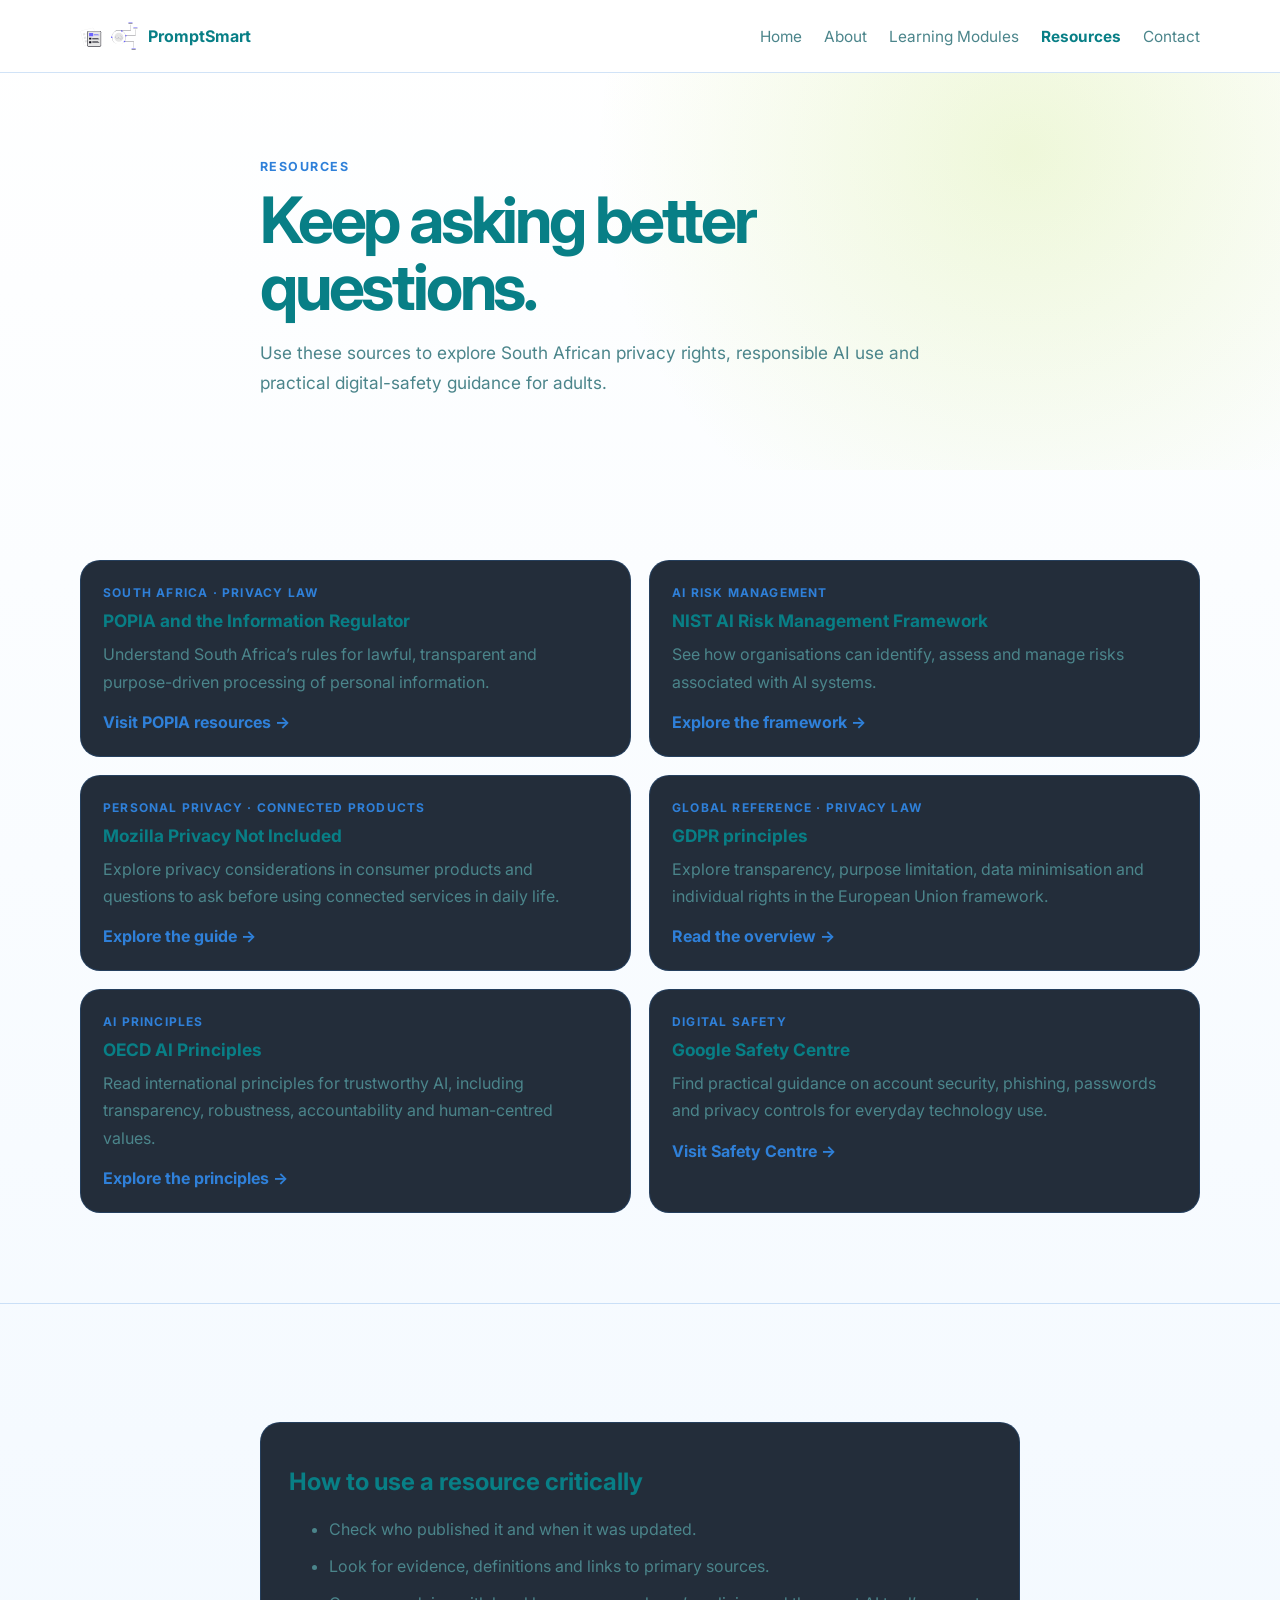
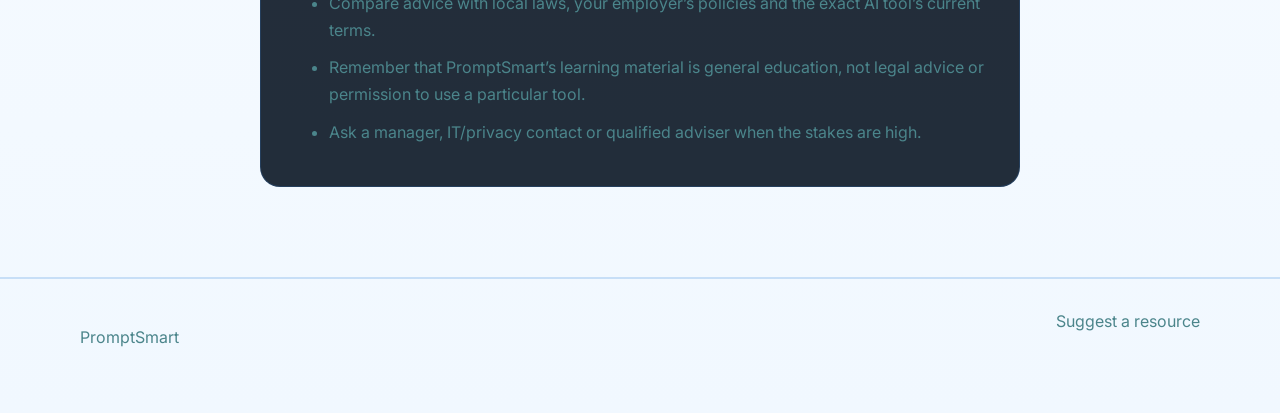
<file: Educational Artefact/resources.html>
<!DOCTYPE html>
<html lang="en">
  <head><meta charset="UTF-8" /><meta name="viewport" content="width=device-width, initial-scale=1.0" /><title>Resources | PromptSmart</title><meta name="description" content="South African privacy, responsible AI and digital-safety resources for adults using AI at work and in daily life." /><link rel="preconnect" href="https://fonts.googleapis.com" /><link rel="preconnect" href="https://fonts.gstatic.com" crossorigin /><link href="https://fonts.googleapis.com/css2?family=Inter:wght@400;500;600;700;800&display=swap" rel="stylesheet" /><link rel="stylesheet" href="styles.css" /></head>
  <body><a class="skip-link" href="#main-content">Skip to content</a><header class="topbar"><div class="container nav"><a class="brand" href="index.html" aria-label="PromptSmart home"><svg class="brand-logo" viewBox="0 0 128 64" role="img" aria-label="Oversharing AI logo"><rect class="logo-laptop" x="4" y="35" width="52" height="20" rx="3"/><path class="logo-screen" d="M10 38h40v13H10z"/><circle class="logo-person" cx="25" cy="22" r="8"/><path class="logo-person" d="M13 35c1-7 23-7 25 0"/><path class="logo-chatbot" d="M78 20h40a6 6 0 0 1 6 6v18a6 6 0 0 1-6 6H99l-8 7v-7h-13a6 6 0 0 1-6-6V26a6 6 0 0 1 6-6z"/><circle class="logo-eye" cx="91" cy="35" r="2"/><circle class="logo-eye" cx="105" cy="35" r="2"/><path class="logo-smile" d="M90 41c5 5 10 5 15 0"/><path class="logo-bubble" d="M62 3h58a5 5 0 0 1 5 5v7a5 5 0 0 1-5 5H77l-8 5 2-5h-9a5 5 0 0 1-5-5V8a5 5 0 0 1 5-5z"/><text class="logo-bubble-text" x="91" y="14">tell me more</text></svg><span>PromptSmart</span></a><nav class="nav-links" aria-label="Main navigation"><a href="index.html">Home</a><a href="about.html">About</a><a href="modules.html">Learning Modules</a><a class="active" href="resources.html">Resources</a><a href="contact.html">Contact</a></nav></div></header>
  <main id="main-content"><section class="page-hero"><div class="container narrow-copy"><p class="eyebrow">Resources</p><h1>Keep asking better questions.</h1><p class="subtitle">Use these sources to explore South African privacy rights, responsible AI use and practical digital-safety guidance for adults.</p></div></section><section class="section"><div class="container resource-grid resource-grid-wide"><article class="resource-item"><span class="resource-type">South Africa · Privacy law</span><strong>POPIA and the Information Regulator</strong><p>Understand South Africa’s rules for lawful, transparent and purpose-driven processing of personal information.</p><a href="https://inforegulator.org.za/popia/" target="_blank" rel="noopener noreferrer">Visit POPIA resources →</a></article><article class="resource-item"><span class="resource-type">AI risk management</span><strong>NIST AI Risk Management Framework</strong><p>See how organisations can identify, assess and manage risks associated with AI systems.</p><a href="https://www.nist.gov/itl/ai-risk-management-framework" target="_blank" rel="noopener noreferrer">Explore the framework →</a></article><article class="resource-item"><span class="resource-type">Personal privacy · Connected products</span><strong>Mozilla Privacy Not Included</strong><p>Explore privacy considerations in consumer products and questions to ask before using connected services in daily life.</p><a href="https://foundation.mozilla.org/privacynotincluded/" target="_blank" rel="noopener noreferrer">Explore the guide →</a></article><article class="resource-item"><span class="resource-type">Global reference · Privacy law</span><strong>GDPR principles</strong><p>Explore transparency, purpose limitation, data minimisation and individual rights in the European Union framework.</p><a href="https://commission.europa.eu/law/law-topic/data-protection/data-protection-eu_en" target="_blank" rel="noopener noreferrer">Read the overview →</a></article><article class="resource-item"><span class="resource-type">AI principles</span><strong>OECD AI Principles</strong><p>Read international principles for trustworthy AI, including transparency, robustness, accountability and human-centred values.</p><a href="https://oecd.ai/en/ai-principles" target="_blank" rel="noopener noreferrer">Explore the principles →</a></article><article class="resource-item"><span class="resource-type">Digital safety</span><strong>Google Safety Centre</strong><p>Find practical guidance on account security, phishing, passwords and privacy controls for everyday technology use.</p><a href="https://safety.google/" target="_blank" rel="noopener noreferrer">Visit Safety Centre →</a></article></div></section><section class="section alt-section"><div class="container checklist"><h2>How to use a resource critically</h2><ul><li>Check who published it and when it was updated.</li><li>Look for evidence, definitions and links to primary sources.</li><li>Compare advice with local laws, your employer’s policies and the exact AI tool’s current terms.</li><li>Remember that PromptSmart’s learning material is general education, not legal advice or permission to use a particular tool.</li><li>Ask a manager, IT/privacy contact or qualified adviser when the stakes are high.</li></ul></div></section></main><footer class="footer"><div class="container footer-inner"><p>PromptSmart</p><a href="contact.html">Suggest a resource</a></div></footer></body>
</html>
</file>
<file: Educational Artefact/styles.css>
:root {
  --bg: #f7fbff;
  --bg-soft: #eaf4ff;
  --panel: #ffffff;
  --panel-strong: #e5f0ff;
  --primary: #2f80d9;
  --primary-strong: #256bb5;
  --accent: #a8d82f;
  --text: #087f86;
  --muted: #4b858b;
  --line: rgba(47, 128, 217, 0.22);
  --warning: #6e8f00;
  --good: #5f8700;
  --danger: #c53030;
  --box-bg: #fff4bf;
  --box-text: #075e63;
  --box-border: #ed8b2f;
  --shadow: 0 20px 45px rgba(16, 42, 67, 0.12);
}

* {
  box-sizing: border-box;
}

html {
  scroll-behavior: smooth;
  scroll-padding-top: 96px;
}

body {
  margin: 0;
  font-family: "Inter", sans-serif;
  background: linear-gradient(180deg, #ffffff 0%, #f1f8ff 100%);
  color: var(--text);
}

a {
  color: inherit;
  text-decoration: none;
}

a:hover,
.resource-item a {
  color: var(--primary);
}

a:focus-visible,
button:focus-visible,
input:focus-visible,
textarea:focus-visible,
summary:focus-visible {
  outline: 3px solid var(--warning);
  outline-offset: 3px;
}

button,
input,
textarea {
  font: inherit;
}

.skip-link {
  position: absolute;
  left: 16px;
  top: -100px;
  z-index: 20;
  padding: 10px 14px;
  border-radius: 8px;
  background: var(--accent);
  color: #075e63;
}

.skip-link:focus {
  top: 12px;
}

.container {
  width: min(1120px, calc(100% - 32px));
  margin: 0 auto;
}

.topbar {
  position: sticky;
  top: 0;
  z-index: 10;
  background: rgba(255, 255, 255, 0.94);
  backdrop-filter: blur(10px);
  border-bottom: 1px solid var(--line);
}

.nav {
  display: flex;
  align-items: center;
  justify-content: space-between;
  min-height: 72px;
}

.brand {
  display: inline-flex;
  align-items: center;
  gap: 10px;
  font-weight: 700;
}

.brand-mark {
  display: inline-grid;
  place-items: center;
  width: 28px;
  height: 28px;
  border-radius: 8px;
  background: linear-gradient(135deg, var(--primary), var(--accent));
  color: #075e63;
  font-weight: 800;
}

.brand-logo {
  width: 64px;
  height: 36px;
  flex: 0 0 auto;
  overflow: visible;
}

.brand-logo-image {
  width: 58px;
  height: 38px;
  flex: 0 0 auto;
  object-fit: contain;
}

.brand-logo {
  display: none;
}

.brand::before {
  content: "";
  display: block;
  width: 58px;
  height: 38px;
  flex: 0 0 auto;
  background: center / contain no-repeat url("assets/Document%20analysis%20logo.svg");
}

.hero-illustration {
  display: block;
  width: 100%;
  max-height: 190px;
  margin-bottom: 18px;
  object-fit: contain;
}

.logo-laptop,
.logo-screen,
.logo-chatbot,
.logo-bubble {
  stroke: var(--primary);
  stroke-width: 2;
}

.logo-laptop,
.logo-chatbot {
  fill: var(--accent);
}

.logo-screen,
.logo-bubble {
  fill: #ffffff;
}

.logo-person {
  fill: none;
  stroke: var(--box-text);
  stroke-width: 3;
  stroke-linecap: round;
}

.logo-eye {
  fill: var(--box-text);
}

.logo-smile {
  fill: none;
  stroke: var(--box-text);
  stroke-width: 2;
  stroke-linecap: round;
}

.logo-bubble-text {
  fill: var(--box-text);
  font-family: Inter, sans-serif;
  font-size: 6px;
  font-weight: 800;
  text-anchor: middle;
}

.nav-links {
  display: flex;
  gap: 22px;
  color: var(--muted);
  font-size: 0.96rem;
}

.nav-links a.active {
  color: var(--text);
  font-weight: 700;
}

.hero {
  padding: 88px 0 48px;
}

.page-hero {
  padding: 86px 0 56px;
  background: radial-gradient(circle at 80% 20%, rgba(168, 216, 47, 0.18), transparent 40%);
}

.narrow-copy {
  max-width: 760px;
}

.narrow-copy .subtitle {
  max-width: 700px;
}

.hero-grid {
  display: grid;
  grid-template-columns: 1.3fr 0.9fr;
  gap: 32px;
  align-items: center;
}

.eyebrow {
  margin: 0 0 12px;
  font-size: 0.78rem;
  letter-spacing: 0.12em;
  text-transform: uppercase;
  color: var(--primary);
  font-weight: 700;
}

h1 {
  margin: 0;
  font-size: clamp(2.5rem, 5vw, 4.4rem);
  line-height: 1.05;
  letter-spacing: -0.05em;
}

.subtitle {
  margin-top: 18px;
  max-width: 620px;
  font-size: 1.08rem;
  line-height: 1.7;
  color: var(--muted);
}

.hero-actions {
  display: flex;
  gap: 14px;
  flex-wrap: wrap;
  margin-top: 28px;
}

.button {
  display: inline-flex;
  align-items: center;
  justify-content: center;
  border: 1px solid transparent;
  border-radius: 999px;
  padding: 0.9rem 1.5rem;
  font-weight: 700;
  cursor: pointer;
  transition: transform 0.2s ease, box-shadow 0.2s ease, opacity 0.2s ease;
}

.button:hover {
  transform: translateY(-1px);
}

.button.primary {
  background: linear-gradient(135deg, var(--primary), var(--accent));
  color: #075e63;
  box-shadow: 0 12px 30px rgba(122, 209, 255, 0.35);
}

.button.secondary {
  background: transparent;
  border-color: var(--line);
  color: var(--text);
}

.hero-points {
  list-style: none;
  padding: 0;
  margin: 26px 0 0;
  display: grid;
  gap: 12px;
  color: var(--muted);
}

.hero-points li::before {
  content: "✓";
  color: var(--good);
  margin-right: 10px;
}

.hero-panel {
  background: linear-gradient(180deg, rgba(18, 38, 62, 0.9), rgba(13, 29, 45, 0.9));
  border: 1px solid var(--line);
  border-radius: 28px;
  padding: 26px;
  box-shadow: var(--shadow);
}

.mini-card {
  padding: 26px;
  border-radius: 18px;
  background: rgba(122, 209, 255, 0.07);
  border: 1px solid rgba(122, 209, 255, 0.28);
}

.mini-card .label {
  display: inline-block;
  color: var(--primary);
  font-weight: 700;
  font-size: 0.72rem;
  text-transform: uppercase;
  letter-spacing: 0.08em;
}

.mini-card h2 {
  margin: 14px 0 0;
  font-size: clamp(1.5rem, 3vw, 2.2rem);
  line-height: 1.2;
}

.stats {
  margin-top: 22px;
  display: grid;
  grid-template-columns: repeat(2, minmax(0, 1fr));
  gap: 18px;
}

.stats div {
  background: rgba(255, 255, 255, 0.02);
  border: 1px solid var(--line);
  border-radius: 18px;
  padding: 18px 16px;
}

.stats strong {
  display: block;
  font-size: 2rem;
  color: var(--primary);
}

.stats span {
  color: var(--muted);
}

.section {
  padding: 90px 0;
}

.alt-section {
  background: rgba(255, 255, 255, 0.01);
  border-top: 1px solid var(--line);
  border-bottom: 1px solid var(--line);
}

.section-heading {
  margin-bottom: 28px;
  text-align: center;
}

.section-heading.left-align {
  text-align: left;
}

.section-heading.narrow {
  max-width: 680px;
  margin-left: auto;
  margin-right: auto;
}

.learning-jump {
  padding: 16px 0;
  border-top: 1px solid var(--line);
  border-bottom: 1px solid var(--line);
  background: rgba(255, 255, 255, 0.94);
}

.learning-jump-inner {
  display: flex;
  align-items: center;
  justify-content: center;
  flex-wrap: wrap;
  gap: 10px;
}

.learning-jump-inner strong {
  margin-right: 6px;
}

.learning-jump a {
  display: inline-flex;
  min-height: 42px;
  align-items: center;
  padding: 8px 14px;
  border: 1px solid var(--line);
  border-radius: 999px;
  background: var(--panel);
  color: var(--box-text);
  font-size: 0.92rem;
  font-weight: 600;
}

.learning-jump a:hover {
  border-color: var(--box-border);
  background: var(--box-bg);
  color: var(--box-text);
}

.content-accordion {
  margin: 0 auto;
  border: 1px solid var(--box-border);
  border-radius: 18px;
  background: var(--box-bg);
  color: var(--box-text);
  box-shadow: 0 8px 20px rgba(16, 42, 67, 0.06);
}

.content-accordion > summary {
  display: flex;
  min-height: 54px;
  align-items: center;
  justify-content: space-between;
  padding: 15px 20px;
  border-radius: inherit;
  color: var(--box-text);
  cursor: pointer;
  list-style: none;
  font-weight: 700;
  line-height: 1.5;
}

.content-accordion > summary::-webkit-details-marker {
  display: none;
}

.content-accordion > summary::after {
  content: "+";
  margin-left: 14px;
  color: var(--box-text);
  font-size: 1.35rem;
  font-weight: 500;
}

.content-accordion[open] > summary::after {
  content: "−";
}

.content-accordion[open] > summary {
  border-bottom: 1px solid var(--box-border);
  border-radius: 18px 18px 0 0;
}

.content-accordion > .card-grid,
.content-accordion > .split-content,
.module-accordion-content,
.content-accordion > .awareness-grid {
  padding: 20px;
}

.content-accordion > .card-grid {
  margin-bottom: 0;
}

.content-accordion .privacy-notice-inline {
  margin: 0 20px 20px;
}

.assessment-layout > .content-accordion,
.quiz-layout > .content-accordion {
  width: 100%;
}

.assessment-layout > .content-accordion > form {
  border: 0;
  border-radius: 0 0 18px 18px;
  box-shadow: none;
}

.quiz-layout > .content-accordion > .quiz-card {
  border: 0;
  border-radius: 0 0 18px 18px;
  box-shadow: none;
}

.section[id],
.learning-jump {
  scroll-margin-top: 96px;
}

.module-accordion {
  overflow: hidden;
  border: 1px solid var(--box-border);
  border-radius: 18px;
  background: var(--box-bg);
  color: var(--box-text);
  box-shadow: 0 8px 20px rgba(16, 42, 67, 0.06);
}

.module-accordion > summary {
  display: flex;
  min-height: 84px;
  align-items: center;
  gap: 18px;
  padding: 18px 22px;
  color: var(--box-text);
  cursor: pointer;
  list-style: none;
}

.module-accordion > summary::-webkit-details-marker {
  display: none;
}

.module-accordion > summary::after {
  content: "+";
  margin-left: auto;
  color: var(--box-text);
  font-size: 1.5rem;
  font-weight: 500;
}

.module-accordion[open] > summary::after {
  content: "−";
}

.module-summary-text {
  display: grid;
  gap: 4px;
  min-width: 0;
}

.module-summary-text strong {
  font-size: 1.08rem;
}

.module-summary-text > span {
  color: var(--box-text);
  line-height: 1.5;
}

.module-accordion-content {
  border-top: 1px solid var(--box-border);
}

.module-accordion-content > details {
  border-top: 1px solid var(--box-border);
}

.module-accordion-content > details:first-child {
  border-top: 0;
}

.module-accordion-content > details > summary {
  padding: 12px 0;
  color: var(--box-text);
  cursor: pointer;
  font-weight: 700;
}

.module-accordion-content .challenge-list,
.module-accordion-content p {
  color: var(--box-text);
}

.module-accordion-content p:last-child {
  margin-bottom: 0;
}

.section-heading h2 {
  margin: 0;
  font-size: clamp(2rem, 3vw, 3rem);
  letter-spacing: -0.04em;
}

.section-intro {
  max-width: 720px;
  margin: 16px auto 0;
  color: var(--muted);
  line-height: 1.7;
}

.definition-grid,
.evidence-grid {
  display: grid;
  grid-template-columns: repeat(2, minmax(0, 1fr));
  gap: 20px;
}

.definition-card,
.evidence-card {
  padding: 26px;
  border: 1px solid var(--box-border);
  border-radius: 20px;
  background: var(--box-bg);
  color: var(--box-text);
}

.definition-card h3,
.evidence-card strong {
  color: var(--box-text);
}

.definition-card p,
.evidence-card p {
  color: var(--box-text);
  line-height: 1.7;
}

.evidence-grid {
  grid-template-columns: repeat(3, minmax(0, 1fr));
}

.evidence-card strong {
  display: block;
  margin-bottom: 12px;
  font-size: 2rem;
}

.evidence-card a,
.evidence-card span {
  color: var(--box-text);
  font-size: 0.85rem;
  font-weight: 700;
}

.section-heading.left-align .section-intro {
  margin-left: 0;
}

.left-copy {
  margin-left: 0;
}

.card-grid {
  display: grid;
  grid-template-columns: repeat(3, minmax(0, 1fr));
  gap: 22px;
}

.info-card {
  background: rgba(17, 28, 42, 0.92);
  border: 1px solid var(--line);
  border-radius: 24px;
  padding: 24px;
  box-shadow: var(--shadow);
}

.icon {
  display: inline-grid;
  place-items: center;
  width: 52px;
  height: 52px;
  border-radius: 16px;
  background: rgba(122, 209, 255, 0.12);
  font-size: 1.8rem;
}

.info-card h3 {
  margin: 18px 0 10px;
  font-size: 1.3rem;
}

.info-card p,
.resource-item p,
.tip-box p {
  margin: 0;
  line-height: 1.7;
  color: var(--muted);
}

.tips-list {
  display: grid;
  grid-template-columns: repeat(4, minmax(0, 1fr));
  gap: 18px;
}

.tip-box {
  display: flex;
  flex-direction: column;
  gap: 14px;
  padding: 26px 20px;
  background: rgba(17, 28, 42, 0.92);
  border-radius: 18px;
  border: 1px solid var(--line);
}

.tip-box span {
  font-size: 0.8rem;
  font-weight: 800;
  color: var(--primary);
  letter-spacing: 0.12em;
}

.impact-grid {
  display: grid;
  grid-template-columns: repeat(3, minmax(0, 1fr));
  gap: 18px;
}

.impact-card,
.checklist,
.callout,
.notice-card {
  border: 1px solid var(--line);
  border-radius: 20px;
  background: rgba(17, 28, 42, 0.92);
}

.impact-card {
  padding: 24px;
}

.impact-card strong {
  display: block;
  margin-bottom: 10px;
  color: var(--accent);
  font-size: 1.15rem;
}

.impact-card p,
.checklist li,
.callout,
.notice-card p {
  color: var(--muted);
  line-height: 1.7;
}

.callout {
  margin-top: 22px;
  padding: 18px 20px;
}

.callout strong {
  color: var(--text);
}

.example-details {
  max-width: 760px;
  margin: 22px auto 0;
  padding: 18px 20px;
  border: 1px solid var(--line);
  border-radius: 16px;
  background: rgba(122, 209, 255, 0.05);
}

.example-details summary {
  cursor: pointer;
  color: var(--primary);
  font-weight: 700;
}

.example-details p {
  margin: 14px 0 0;
  color: var(--muted);
  line-height: 1.7;
}

.checklist {
  max-width: 760px;
  margin: 28px auto 0;
  padding: 24px 28px;
}

.checklist h3 {
  margin-top: 0;
}

.checklist li {
  margin: 10px 0;
}

.quiz-layout {
  display: grid;
  grid-template-columns: 0.9fr 1.1fr;
  gap: 30px;
  align-items: start;
}

.assessment-layout {
  display: grid;
  grid-template-columns: 0.85fr 1.15fr;
  gap: 30px;
  align-items: start;
}

.assessment-card {
  padding: 26px;
  border: 1px solid var(--box-border);
  border-radius: 22px;
  background: var(--box-bg);
  color: var(--box-text);
  box-shadow: var(--shadow);
}

.assessment-question {
  margin: 0 0 22px;
  padding: 0 0 18px;
  border: 0;
  border-bottom: 1px solid var(--box-border);
}

.assessment-question legend {
  margin-bottom: 12px;
  color: var(--box-text);
  font-weight: 700;
  line-height: 1.5;
}

.assessment-option {
  display: flex;
  align-items: flex-start;
  gap: 10px;
  margin: 8px 0;
  padding: 10px 12px;
  border: 1px solid transparent;
  border-radius: 10px;
  background: #ffffff;
  color: var(--box-text);
  cursor: pointer;
  line-height: 1.5;
}

.assessment-option input {
  flex: 0 0 auto;
  margin: 4px 0 0;
  accent-color: var(--box-text);
}

.assessment-card .form-status {
  color: var(--box-text);
  font-weight: 600;
}

.assessment-card button:disabled {
  cursor: not-allowed;
  opacity: 0.7;
}

.quiz-card {
  background: rgba(17, 28, 42, 0.92);
  border: 1px solid var(--line);
  border-radius: 28px;
  padding: 28px;
  box-shadow: var(--shadow);
}

.question-block {
  display: none;
}

.question-block.active {
  display: block;
}

.question-number {
  margin: 0 0 12px;
  font-size: 0.75rem;
  letter-spacing: 0.12em;
  text-transform: uppercase;
  color: var(--primary);
  font-weight: 700;
}

.question-title {
  margin: 0 0 18px;
  font-size: 1.55rem;
  line-height: 1.35;
}

.answers {
  display: grid;
  gap: 12px;
}

.answer-option {
  display: flex;
  align-items: center;
  gap: 12px;
  width: 100%;
  text-align: left;
  padding: 14px 15px;
  border-radius: 14px;
  border: 1px solid var(--line);
  background: #ffffff;
  color: var(--box-text);
  cursor: pointer;
  transition: border-color 0.2s ease, transform 0.2s ease, background 0.2s ease;
}

.answer-option:hover {
  border-color: rgba(122, 209, 255, 0.6);
  transform: translateY(-1px);
}

.answer-option.selected {
  border-color: var(--primary);
  background: rgba(122, 209, 255, 0.08);
}

.answer-option.correct {
  border-color: rgba(127, 224, 162, 0.8);
  background: rgba(127, 224, 162, 0.12);
}

.answer-option.incorrect {
  border-color: rgba(255, 127, 127, 0.8);
  background: rgba(255, 127, 127, 0.1);
}

.answer-indicator {
  display: inline-grid;
  place-items: center;
  width: 20px;
  height: 20px;
  border-radius: 50%;
  border: 1px solid var(--box-text);
  color: var(--box-text);
  font-size: 0.64rem;
  font-weight: 800;
  flex: 0 0 auto;
}

.answer-option:disabled {
  cursor: default;
  transform: none;
}

.result-detail {
  margin: 18px 0 0;
  padding: 14px 16px;
  border-left: 4px solid var(--box-border);
  border-radius: 8px;
  background: #ffffff;
  color: var(--box-text);
  line-height: 1.7;
}

.result-panel {
  margin-top: 18px;
  border-radius: 18px;
  padding: 18px 20px;
  border: 1px solid var(--line);
  background: rgba(122, 209, 255, 0.05);
}

.result-panel h3 {
  margin: 0 0 6px;
  font-size: 1.4rem;
}

.result-panel p {
  margin: 0;
  line-height: 1.7;
  color: var(--muted);
}

.score-breakdown {
  display: grid;
  gap: 8px;
  margin: 16px 0;
  padding-left: 1.25rem;
  color: var(--box-text);
  line-height: 1.6;
}

.assessment-note {
  padding-top: 12px;
  border-top: 1px solid var(--box-border);
  font-size: 0.88rem;
}

.quiz-actions {
  display: flex;
  justify-content: space-between;
  gap: 12px;
  margin-top: 24px;
}

.hidden {
  display: none !important;
}

.resources {
  padding-bottom: 100px;
}

.resource-grid {
  display: grid;
  grid-template-columns: repeat(3, minmax(0, 1fr));
  gap: 18px;
}

.resource-item {
  padding: 24px 22px;
  background: rgba(17, 28, 42, 0.92);
  border: 1px solid var(--line);
  border-radius: 20px;
}

.resource-item strong {
  display: block;
  margin-bottom: 10px;
  font-size: 1.08rem;
}

.resource-item a {
  display: inline-block;
  margin-top: 16px;
  font-weight: 700;
}

.resource-grid-wide {
  grid-template-columns: repeat(2, minmax(0, 1fr));
}

.resource-type {
  display: block;
  margin-bottom: 10px;
  color: var(--primary);
  font-size: 0.75rem;
  font-weight: 700;
  letter-spacing: 0.1em;
  text-transform: uppercase;
}

.module-list {
  display: grid;
  gap: 18px;
  max-width: 900px;
  margin: 0 auto;
}

.module-card {
  display: grid;
  grid-template-columns: 72px 1fr;
  gap: 20px;
  padding: 26px;
  border: 1px solid var(--line);
  border-radius: 22px;
  background: rgba(17, 28, 42, 0.92);
}

.module-number {
  color: var(--primary);
  font-size: 1.8rem;
  font-weight: 800;
}

.module-card h2 {
  margin: 0 0 10px;
  font-size: 1.35rem;
}

.module-card p {
  color: var(--muted);
  line-height: 1.7;
}

.module-card details {
  margin-top: 16px;
}

.module-card summary {
  cursor: pointer;
  color: var(--accent);
  font-weight: 700;
}

.module-card details p {
  margin-bottom: 0;
}

.awareness-grid {
  display: grid;
  grid-template-columns: repeat(4, minmax(0, 1fr));
  gap: 16px;
}

.awareness-card {
  min-height: 190px;
  padding: 20px;
  border: 1px solid var(--line);
  border-radius: 18px;
  background: rgba(17, 28, 42, 0.92);
}

.awareness-card span {
  color: var(--primary);
  font-size: 0.75rem;
  font-weight: 800;
  letter-spacing: 0.1em;
}

.awareness-card h3 {
  margin: 14px 0 8px;
  font-size: 1.05rem;
}

.awareness-card p {
  margin: 0;
  color: var(--muted);
  line-height: 1.6;
}

.challenge-list {
  display: grid;
  gap: 10px;
  margin: 16px 0;
  padding-left: 1.4rem;
  color: var(--muted);
  line-height: 1.65;
}

.challenge-list li::marker {
  color: var(--primary);
  font-weight: 700;
}

.privacy-notice-inline {
  margin-top: 24px;
  padding: 18px 20px;
  border: 1px solid var(--line);
  border-radius: 16px;
  background: rgba(122, 209, 255, 0.05);
}

.privacy-notice-inline strong {
  color: var(--primary);
}

.privacy-notice-inline p {
  margin-bottom: 0;
  color: var(--muted);
  line-height: 1.7;
}

.cta-banner {
  display: flex;
  align-items: center;
  justify-content: space-between;
  gap: 24px;
}

.cta-banner h2 {
  margin: 0;
}

.contact-grid {
  display: grid;
  grid-template-columns: 0.9fr 1.1fr;
  gap: 36px;
  align-items: start;
}

.feedback-form {
  display: grid;
  gap: 10px;
  padding: 26px;
  border: 1px solid var(--line);
  border-radius: 24px;
  background: rgba(17, 28, 42, 0.92);
}

.feedback-form label {
  color: var(--muted);
  font-size: 0.9rem;
  font-weight: 600;
}

.feedback-form input,
.feedback-form textarea {
  width: 100%;
  margin-bottom: 8px;
  padding: 12px 14px;
  border: 1px solid var(--line);
  border-radius: 12px;
  background: rgba(255, 255, 255, 0.04);
  color: var(--text);
}

.feedback-form textarea {
  resize: vertical;
}

.form-status {
  min-height: 1.4em;
  margin: 4px 0 0;
  color: var(--accent);
}

.privacy-notice {
  padding-top: 64px;
}

.notice-card {
  display: flex;
  gap: 20px;
  padding: 28px;
}

.notice-card h2 {
  margin: 0;
}

.notice-card p:last-child {
  margin-bottom: 0;
}

.footer {
  border-top: 1px solid var(--line);
  padding: 32px 0 50px;
}

.footer-inner {
  display: flex;
  justify-content: space-between;
  gap: 16px;
  color: var(--muted);
  flex-wrap: wrap;
}

@media (prefers-reduced-motion: reduce) {
  html {
    scroll-behavior: auto;
  }

  *,
  *::before,
  *::after {
    transition-duration: 0.01ms !important;
  }
}

@media (max-width: 900px) {
  .hero-grid,
  .quiz-layout,
  .assessment-layout,
  .card-grid,
  .tips-list,
  .resource-grid,
  .impact-grid,
  .contact-grid,
  .resource-grid-wide,
  .awareness-grid,
  .definition-grid,
  .evidence-grid {
    grid-template-columns: 1fr;
  }

  .cta-banner {
    align-items: flex-start;
    flex-direction: column;
  }

  @media (min-width: 601px) and (max-width: 900px) {
    .awareness-grid {
      grid-template-columns: repeat(2, minmax(0, 1fr));
    }
  }

  .hero {
    padding-top: 64px;
  }

  /* Shared PromptSmart palette: blue, lime green and white. */
  .hero-panel,
  .info-card,
  .tip-box,
  .quiz-card,
  .assessment-card,
  .resource-item,
  .module-card,
  .awareness-card,
  .feedback-form,
  .impact-card,
  .checklist,
  .callout,
  .notice-card,
  .example-details,
  .privacy-notice-inline {
    background: var(--box-bg);
    color: var(--box-text);
    border-color: var(--box-border);
  }

  .hero-panel p,
  .info-card p,
  .tip-box p,
  .quiz-card p,
  .assessment-card p,
  .resource-item p,
  .module-card p,
  .awareness-card p,
  .feedback-form label,
  .impact-card p,
  .checklist li {
    color: var(--box-text);
  }

  .mini-card,
  .result-panel {
    background: var(--box-bg);
    color: var(--text);
    border-color: var(--box-border);
  }

  .mini-card h2,
  .result-panel h3,
  .result-panel p,
  .example-details p,
  .callout,
  .notice-card p,
  .privacy-notice-inline p {
    color: var(--box-text);
  }

  .example-details,
  .callout,
  .privacy-notice-inline {
    background: var(--box-bg);
  }

  .alt-section {
    background: var(--bg-soft);
  }

  .brand-mark {
    background: linear-gradient(135deg, var(--primary), var(--accent));
  }

  .button.primary {
    background: linear-gradient(135deg, var(--primary), var(--accent));
    color: #075e63;
  }

  .hero-panel .label,
  .info-card h3,
  .tip-box span,
  .module-card h2,
  .awareness-card h3,
  .resource-item strong,
  .impact-card strong,
  .checklist h3,
  .feedback-form button {
    color: var(--box-text);
  }

  .nav {
    flex-direction: column;
    justify-content: center;
    gap: 16px;
    padding: 14px 0 18px;
  }

  .nav-links {
    flex-wrap: wrap;
    justify-content: center;
  }
}

@media (max-width: 600px) {
  .section {
    padding: 56px 0;
  }

  .learning-jump {
    padding: 12px 0;
  }

  .learning-jump-inner {
    display: grid;
    grid-template-columns: repeat(2, minmax(0, 1fr));
    gap: 8px;
  }

  .learning-jump-inner strong {
    grid-column: 1 / -1;
    margin: 0 0 2px;
  }

  .learning-jump a {
    justify-content: center;
    min-height: 44px;
    padding: 8px;
    text-align: center;
    font-size: 0.86rem;
  }

  .content-accordion > summary {
    padding: 14px 16px;
  }

  .content-accordion > .card-grid,
  .content-accordion > .split-content,
  .module-accordion-content,
  .content-accordion > .awareness-grid {
    padding: 14px;
  }

  .content-accordion .privacy-notice-inline {
    margin: 0 14px 14px;
  }

  .module-accordion > summary {
    min-height: 76px;
    gap: 12px;
    padding: 14px;
  }

  .module-number {
    font-size: 1.45rem;
  }

  .module-summary-text strong {
    font-size: 1rem;
  }

  .module-summary-text > span {
    font-size: 0.9rem;
  }

  .assessment-card {
    padding: 16px;
  }
}
</file>
